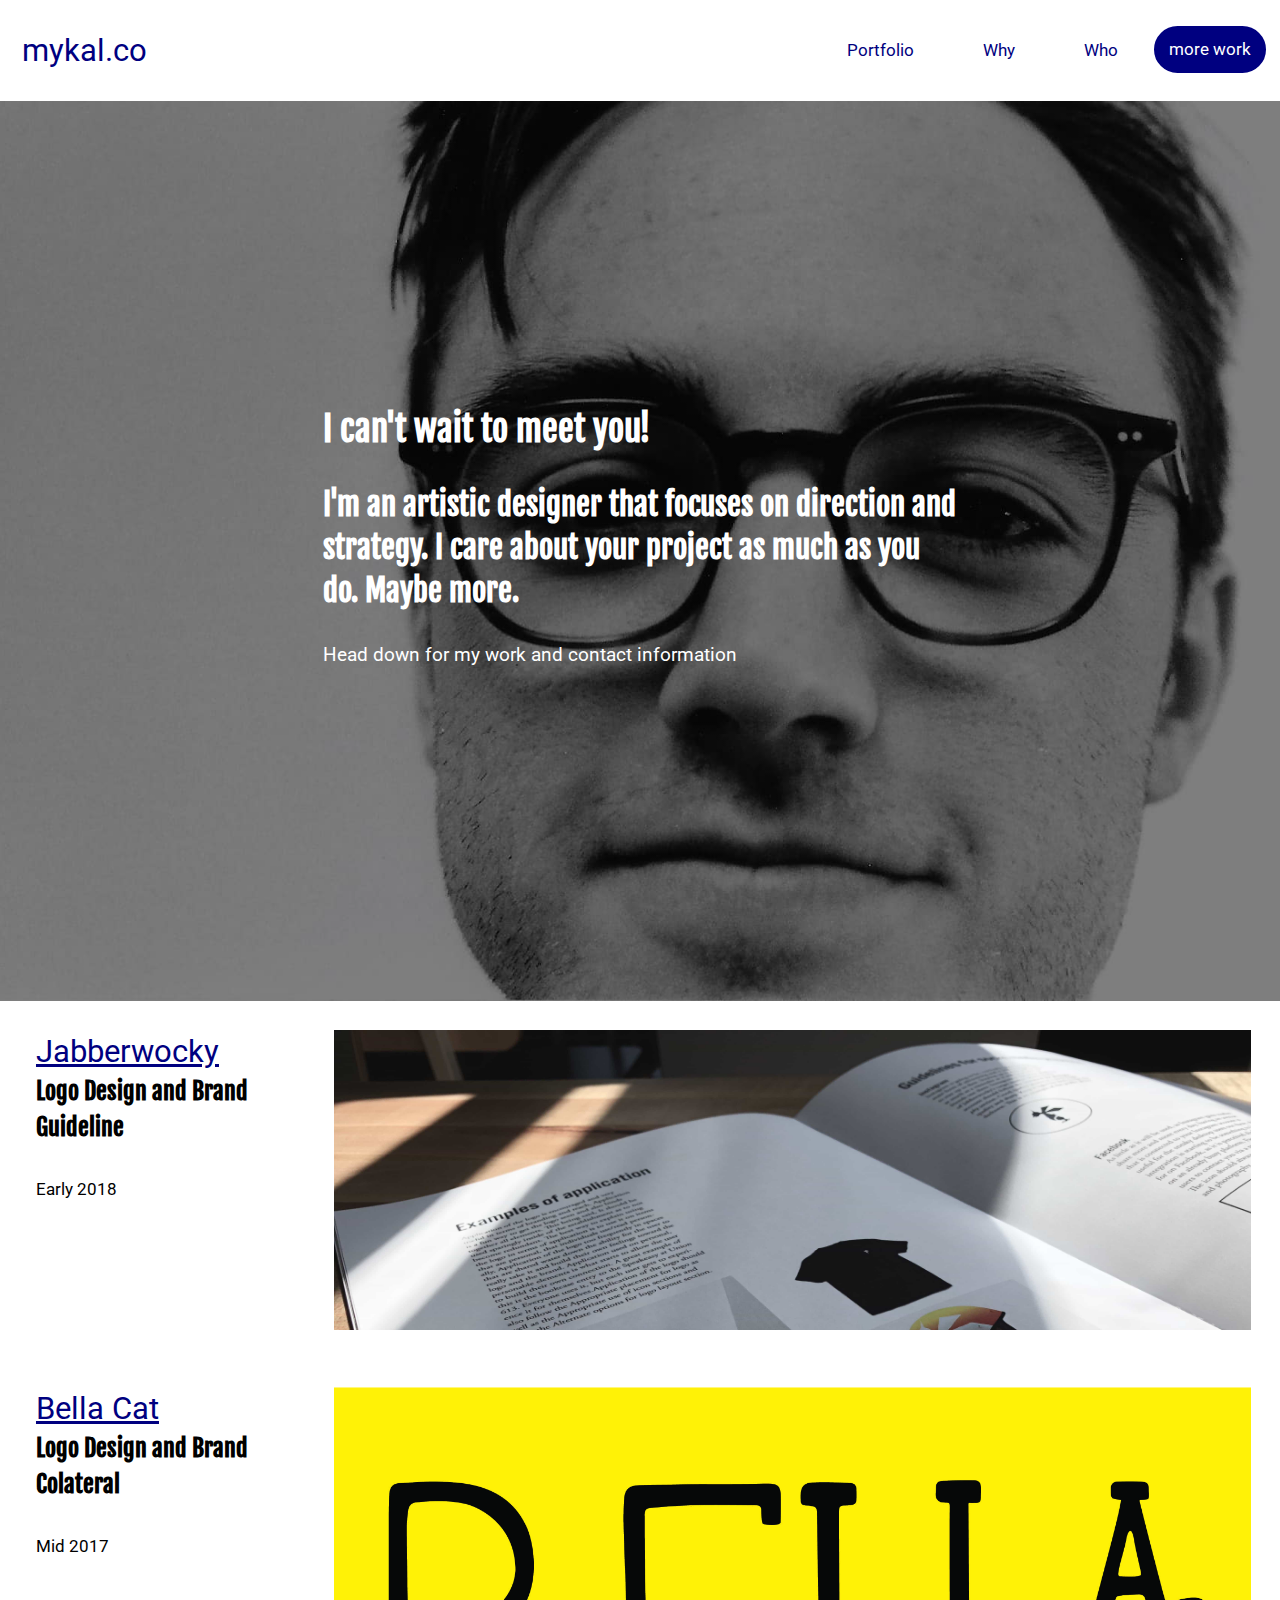
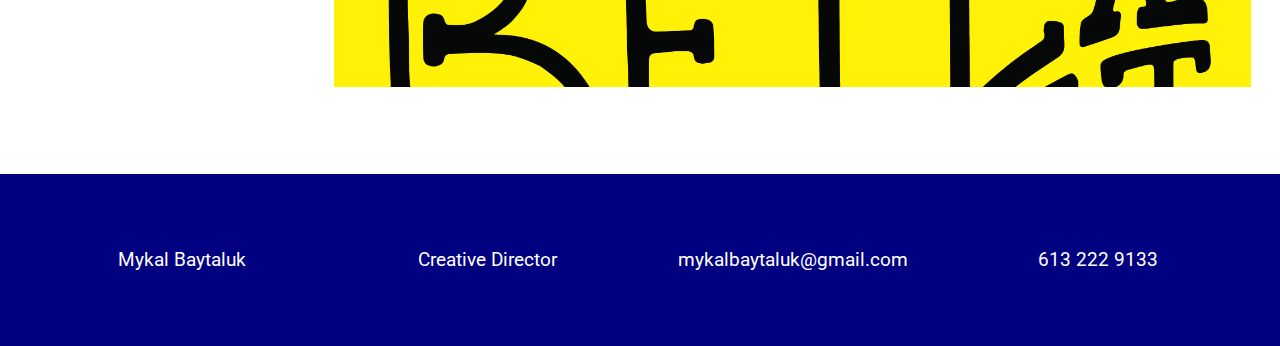
<file: index.html>
<!DOCTYPE html>
<html lang="en-ca">
<head>
  <meta charset="utf-8">
  <title>mykal.co • graphic designer • creative director • canada • travelling designer</title>
  <meta name="description" content="This webpage is the starting point to finding out more about Mykal Baytaluk, the graphic designer that cares about your project; maybe even more than you do yourself!">
  <meta name="handheldfriendly" content="true">
  <meta name="mobileoptimized" content="240">
  <meta name="viewport" content="width=device-width,initial-scale=1">
  <link href="css/modules.css" rel="stylesheet">
  <link href="css/grid.css" rel="stylesheet">
  <link href="css/type.css" rel="stylesheet">
  <link href="css/main.css" rel="stylesheet">
  <link href="https://fonts.googleapis.com/css?family=Fjalla+One|Roboto" rel="stylesheet">
</head>

<body>

  <ul class="skip-links">
    <li><a href="#main">Jump to main content</a></li>
    <li><a href="#nav">Jump to navigation</a></li>
    <li><a href="#info">Jump to content info</a></li>
  </ul>

  <header class="masthead grid grid-middle island-1-2" role="banner">

  <div class="logo unit xs-1 s-1 m-1-3 l-1-3">
    <a class="myk-logo block" href="index.html">
    <p class="peta push-0 gutter-1-4 pad-b-1-4 island-1-2">mykal.co</p>
  </div>

  <nav class="nav unit xs-1 s-1 m-2-3 l-2-3 text-right" role="navigation" id="nav">
    <ul class="list-group-inline push-0">
      <li class="island-1-8">
        <a class="block text-center gutter pad-t-1-4 pad-b-1-4 milli nav-hover" href="index.html">Portfolio</a>
      </li>
      <li class="island-1-8">
        <a class="block text-center gutter pad-t-1-4 pad-b-1-4 milli nav-hover" href="why.html">Why</a>
      </li>
      <li class="island-1-8">
        <a class="block text-center gutter pad-t-1-4 pad-b-1-4 milli nav-hover" href="who.html">Who</a>
      </li>
      <li>
        <a class="btn nav-btn milli"href="https://www.instagram.com/mykal.co">more work</a>
      </li>
    </ul>
  </nav>

  </header>

  <main class="push-2" role="main" id="main">
    <div class="relative background-image">
      <!-- <img class="img-flex" src="images/scan13.jpeg" alt="a picture of me!"> -->
      <div class="absolute pin-c max-length island">
        <h1 class="wrapper">I can't wait to meet you!</h1>
        <h2 class="wrapper">I'm an artistic designer that focuses on direction and strategy. I care about your project as much as you do. Maybe more.</h2>
        <p class="header-p">Head down for my work and contact information</p>
      </div>
    </div>

    <div class="grid island">
      <div class="unit xs-1 s-1 m-1-4 l-1-4 gutter-1-4">
        <a class="peta" href="jabby.html">Jabberwocky</a>
        <h4>Logo Design and Brand Guideline</h4>
        <small>Early 2018</small>
      </div>
      <div class="unit xs-1 s-1 m-3-4 l-3-4 main-div">
        <a class="block" href="jabby.html">
          <div class="cover-photo">
            <img class="img-flex" src="images/jabber-guidleline.jpeg" alt="a photo of the the Jabberwocky brand guideline. it is on a table and the view point is above and on an angle. The lighting is muted and the top of the book is out of focus.">
          </div>
        </a>
      </div>
    </div>

    <div class="grid island">
      <div class="unit xs-1 s-1 m-1-4 l-1-4 gutter-1-4">
        <a class="peta" href="bella.html">Bella Cat</a>
        <h4>Logo Design and Brand Colateral</h4>
        <small>Mid 2017</small>
      </div>
      <div class="unit xs-1 s-1 m-3-4 l-3-4 main-div">
        <a class="block" href="bella.html">
          <div class="cover-photo">
            <img class="img-flex" src="images/bella-header.jpg" alt="a photo of the Bella Cat Logo, designed by Mykal Baytaluk. The logo is solid black on a yellow background.">
          </div>
        </a>
      </div>
    </div>

  </main>

    <!-- <div class="grid island">
      <div class="unit xs-1 s-1 m-1-4 l-1-4 gutter-1-4">
        <h3 class="peta">Drew Mosley</h3>
        <h4>Motion Graphics and Artist Collaboration</h4>
        <small>Late 2017</small>
      </div>
      <div class="unit xs-1 s-1 m-3-4 l-3-4 main-div">
        <img class="cover-photo img-flex" src="images/prints-oct4.jpeg" alt="a photo of the Drew Mosley's studio, circa 2017. There are countless canvases hung up around a tight space, there are also many paints and other elements of nature sticking out of every place possible.">
      </div>
    </div> -->

    <!-- <div class="grid island">
      <div class="unit xs-1 s-1 m-1-4 l-1-4 gutter-1-4">
        <h3 class="peta">Creature of the City</h3>
        <h4>Logo Design, Clothing Design and Business Operations</h4>
        <small>Late 2014 (and for some time before then)</small>
      </div>
      <div class="unit xs-1 s-1 m-3-4 l-3-4 main-div">
        <img class="cover-photo img-flex" src="images/cotc-official-logo.png" alt="a photo of Hayden K-M. The photo was taken by Stephen Armstrong and it is of Hayden with her back to us, wearing a Creature of the City hoodie.">
      </div>
    </div> -->

  <footer class="island" role="contentinfo" id="info">
    <div class="grid content-center text-center pad-t">
      <div class="unit xs-1 s-1 m-1-2 l-1-4 island-1-2">
        <p class="kilo foot">Mykal Baytaluk</p>
      </div>
      <div class="unit xs-1 s-1 m-1-2 l-1-4 island-1-2">
        <p class="kilo foot">Creative Director</p>
      </div>
      <div class="unit xs-1 s-1 m-1-2 l-1-4 island-1-2">
        <p class="kilo foot">mykalbaytaluk@gmail.com</p>
      </div>
      <div class="unit xs-1 s-1 m-1-2 l-1-4 island-1-2">
        <p class="kilo foot">613 222 9133</p>
      </div>
    </div>
  </footer>

</html>
</file>
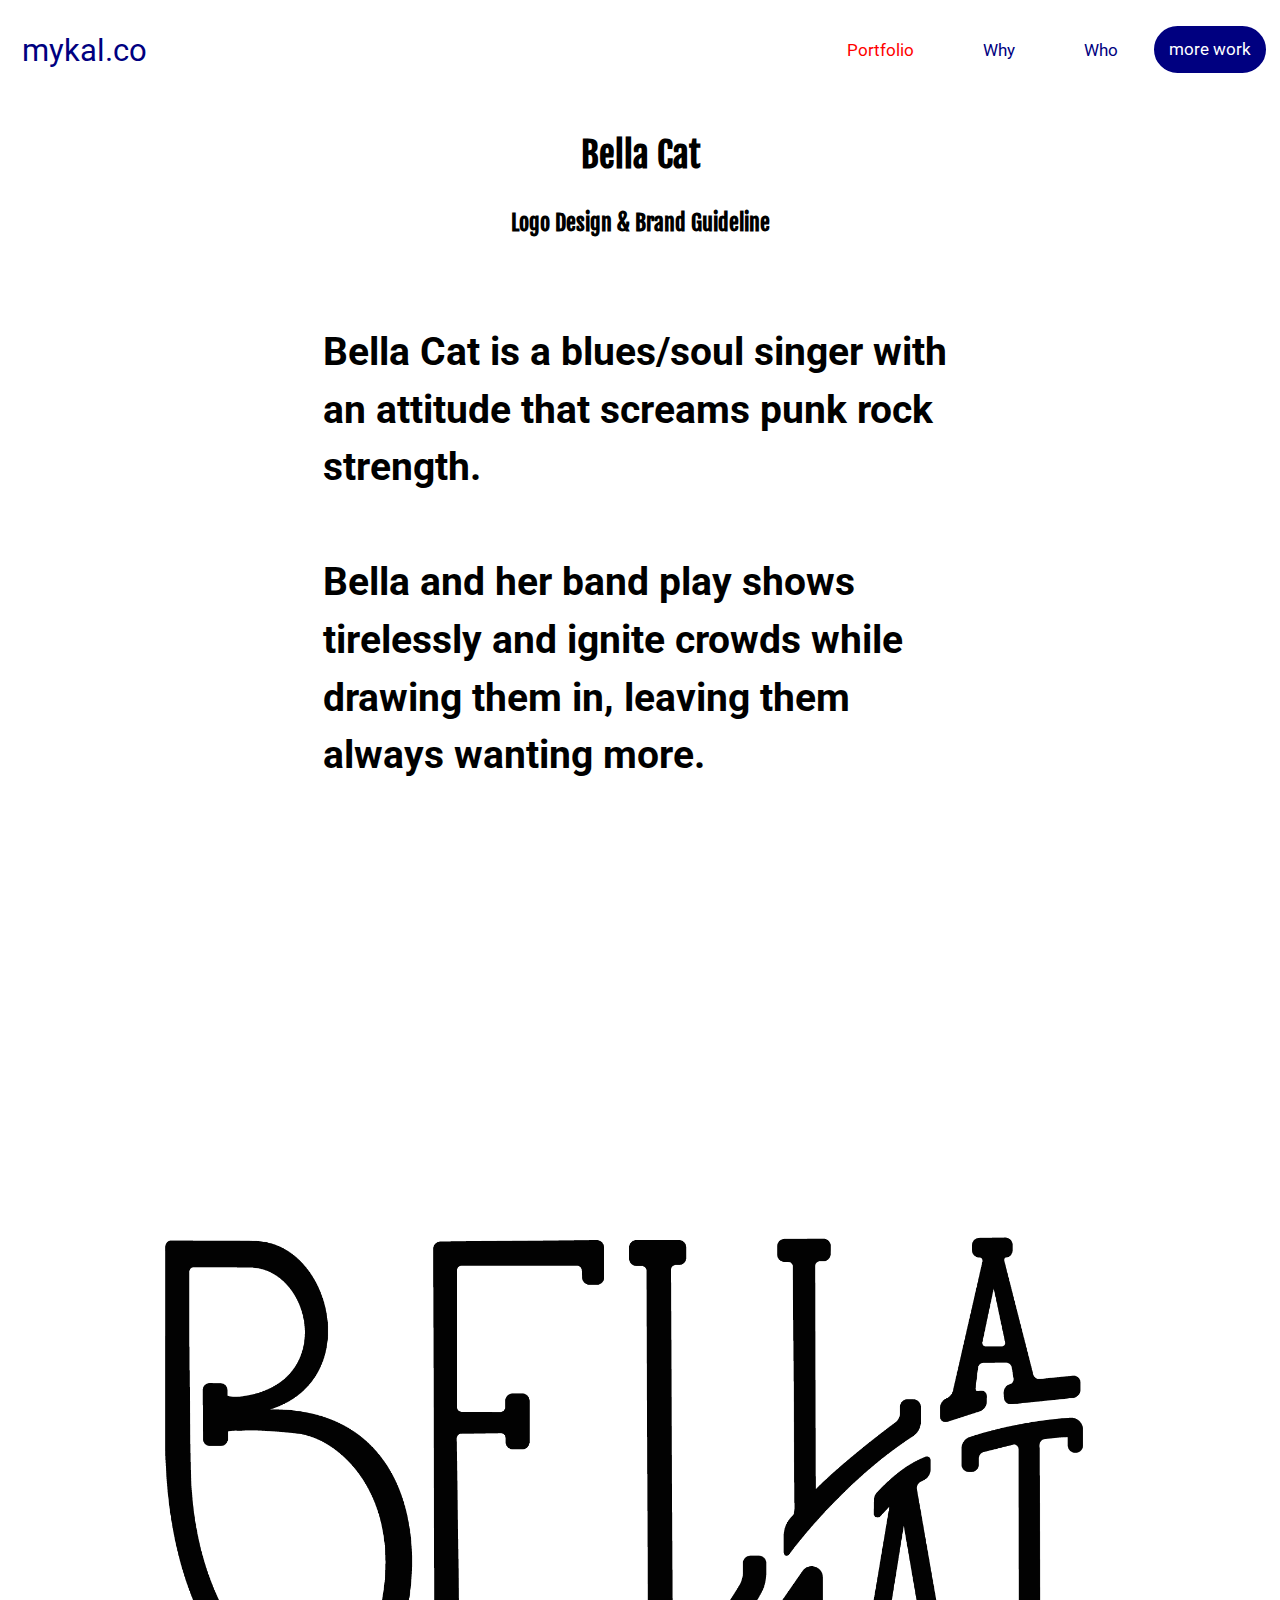
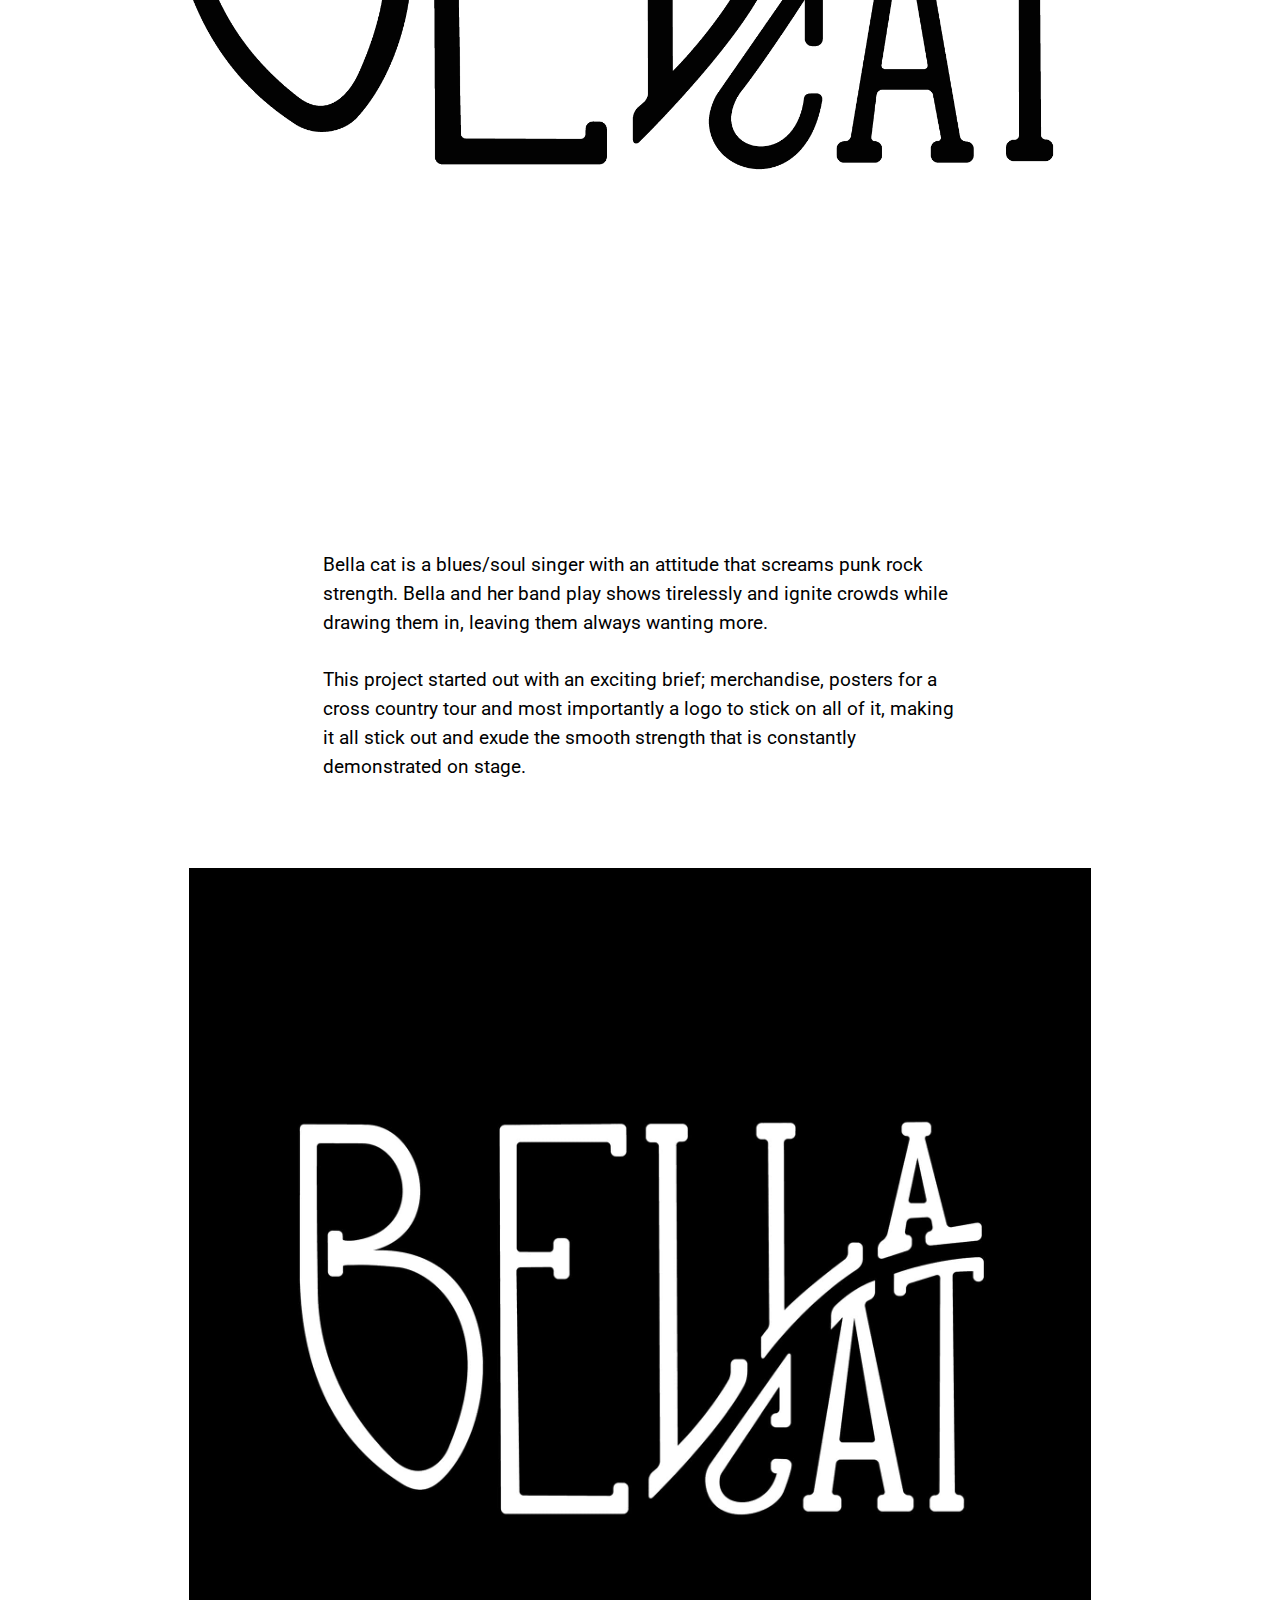
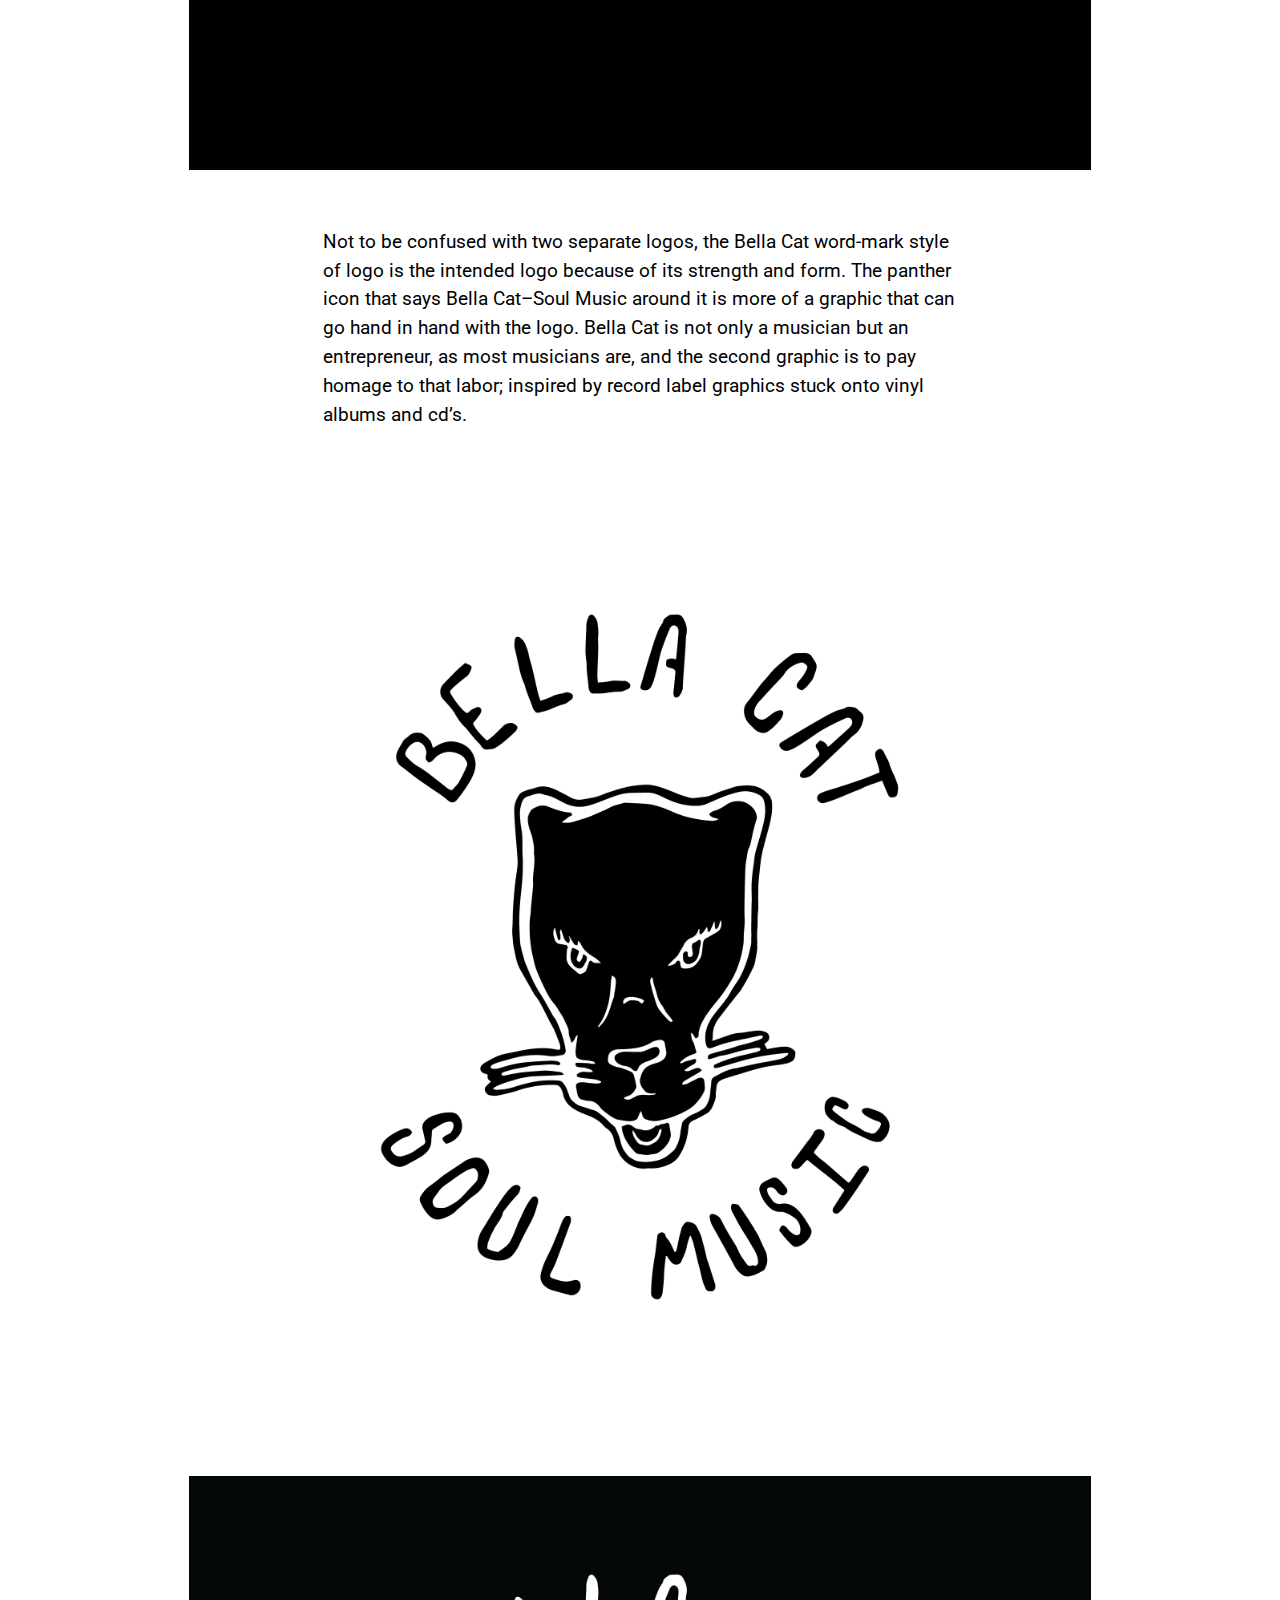
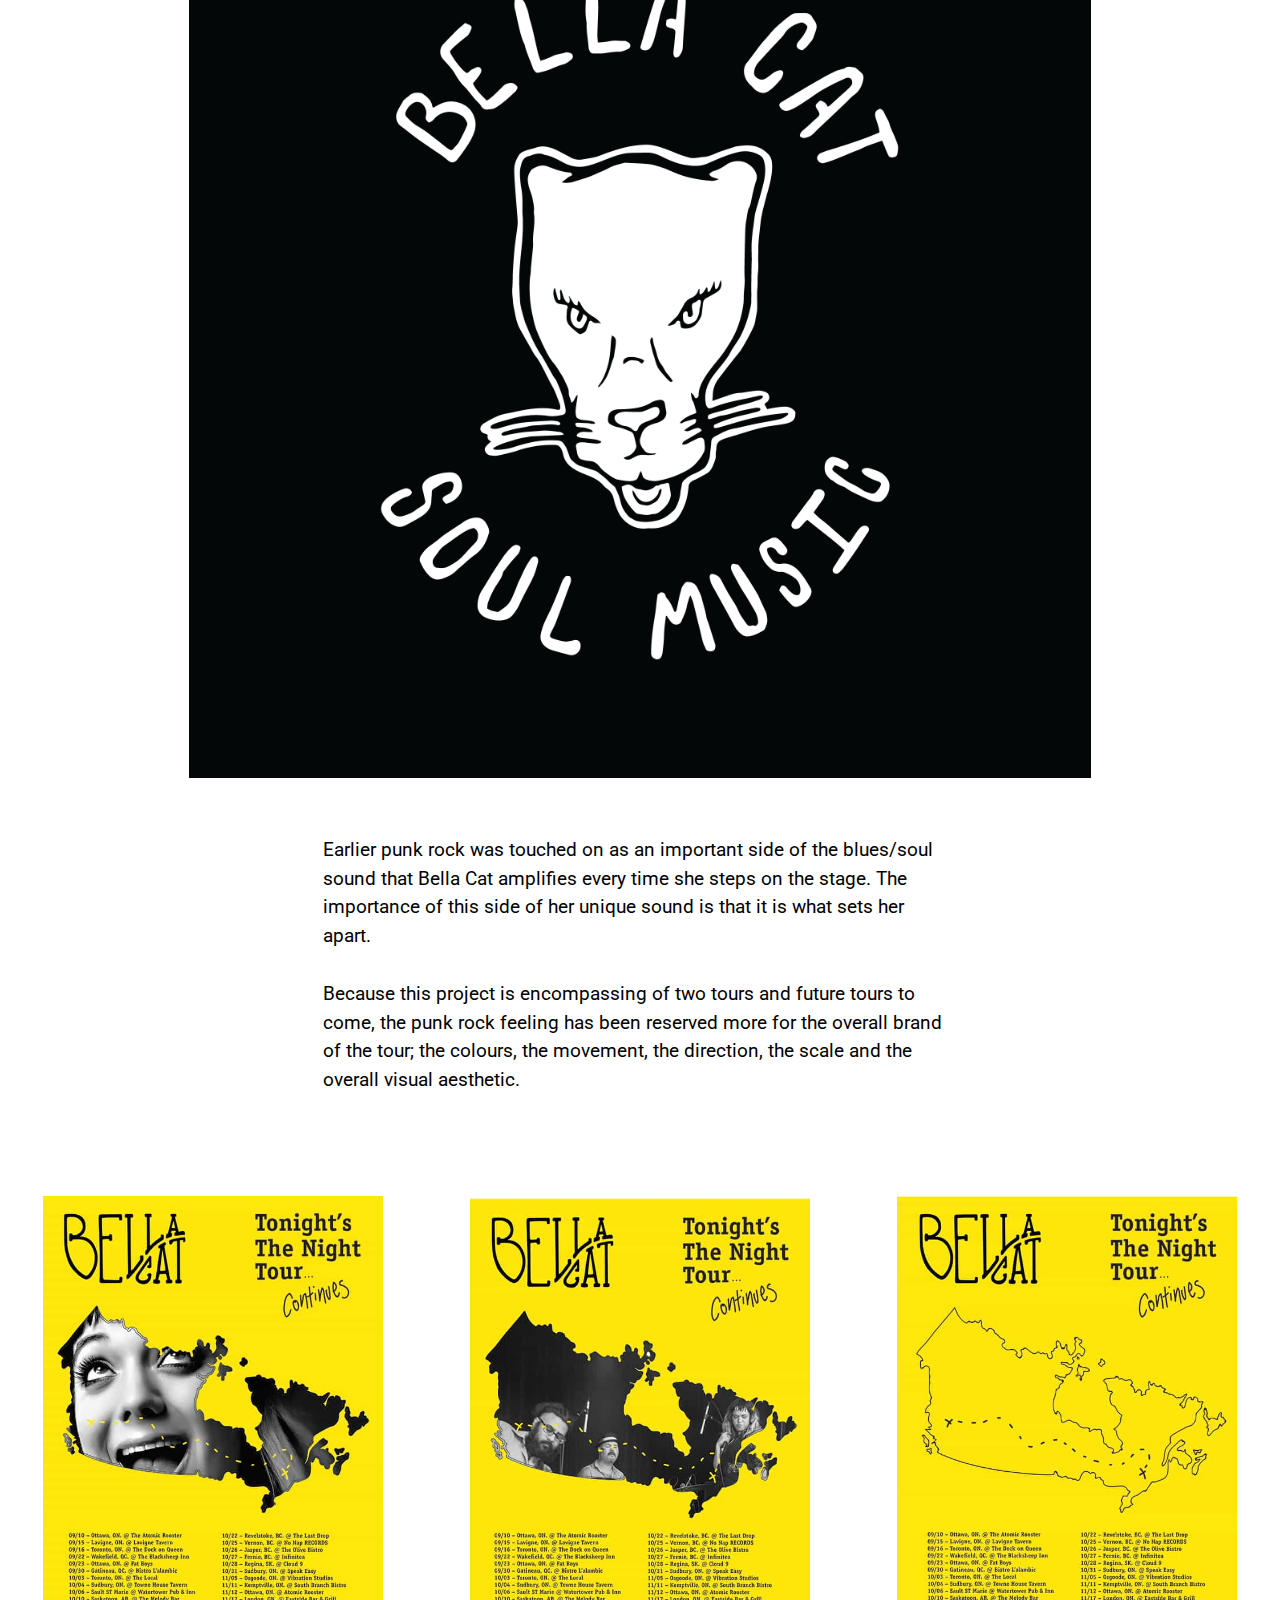
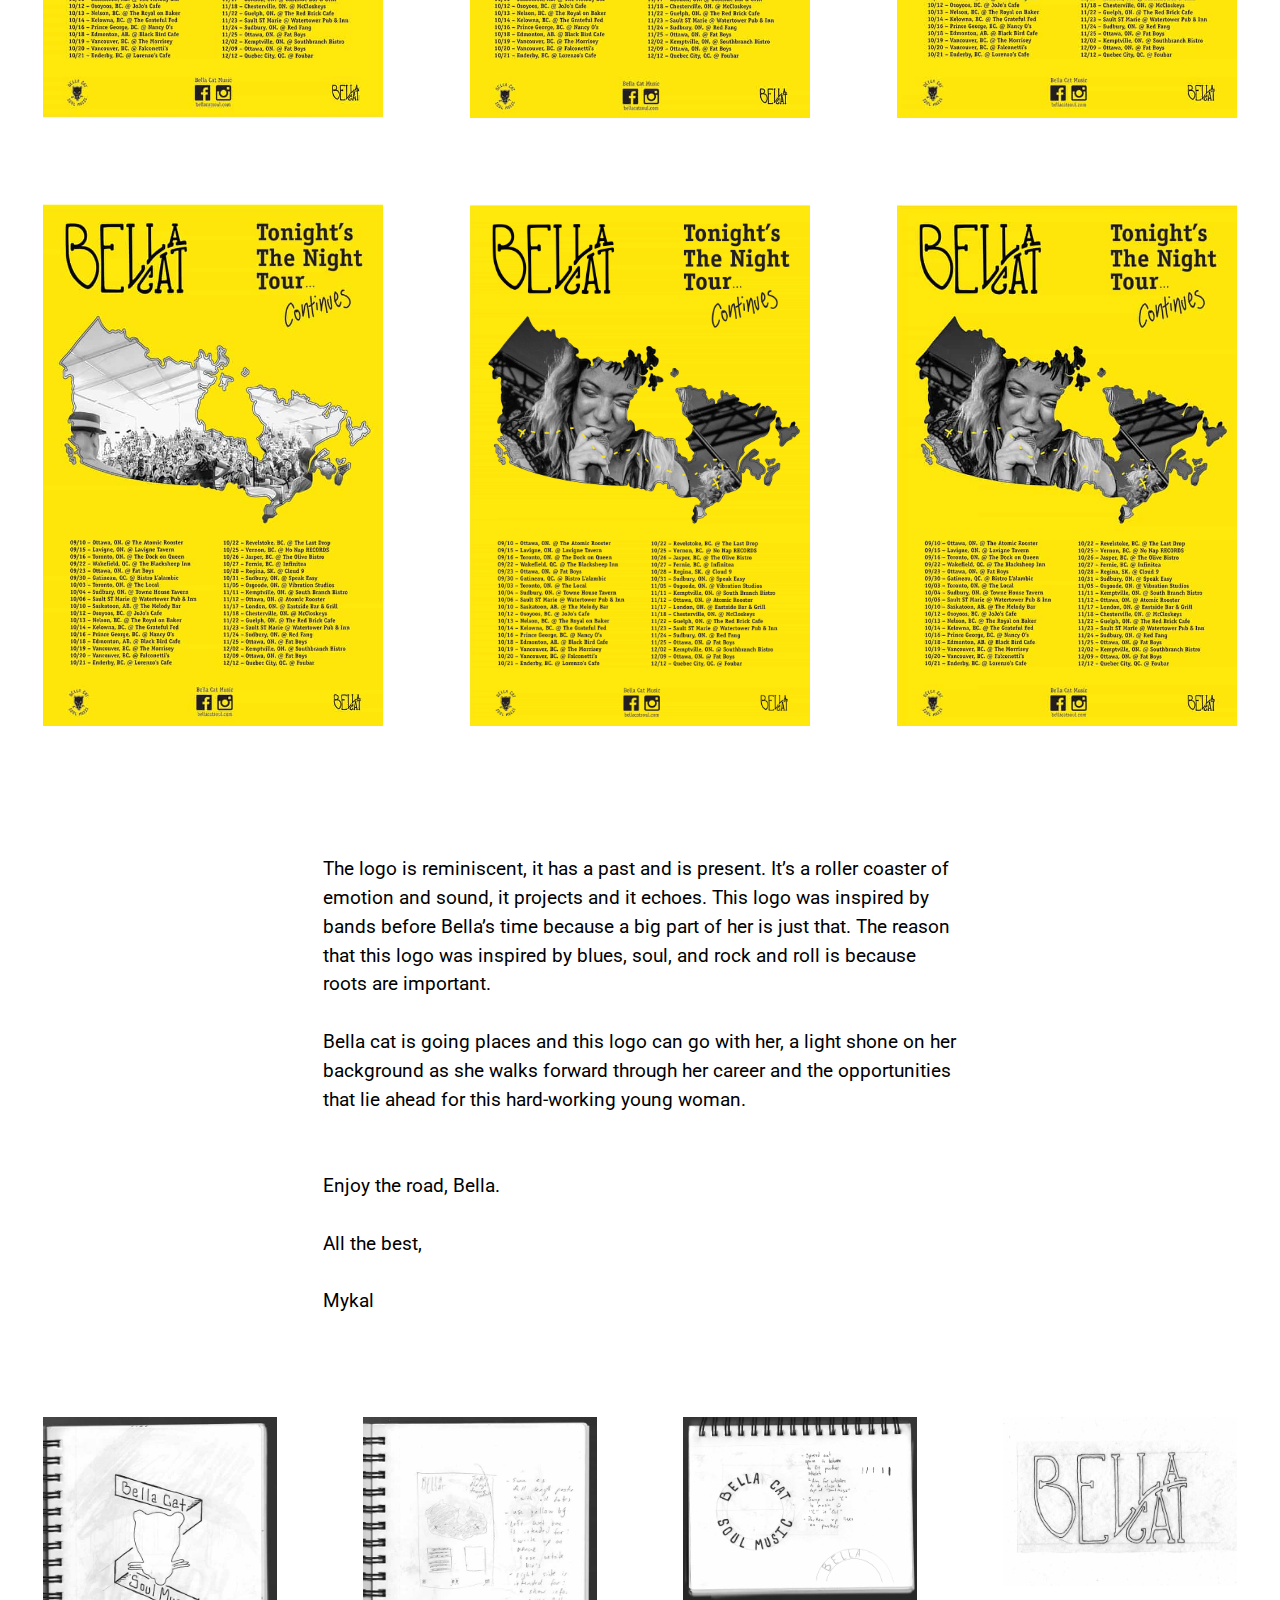
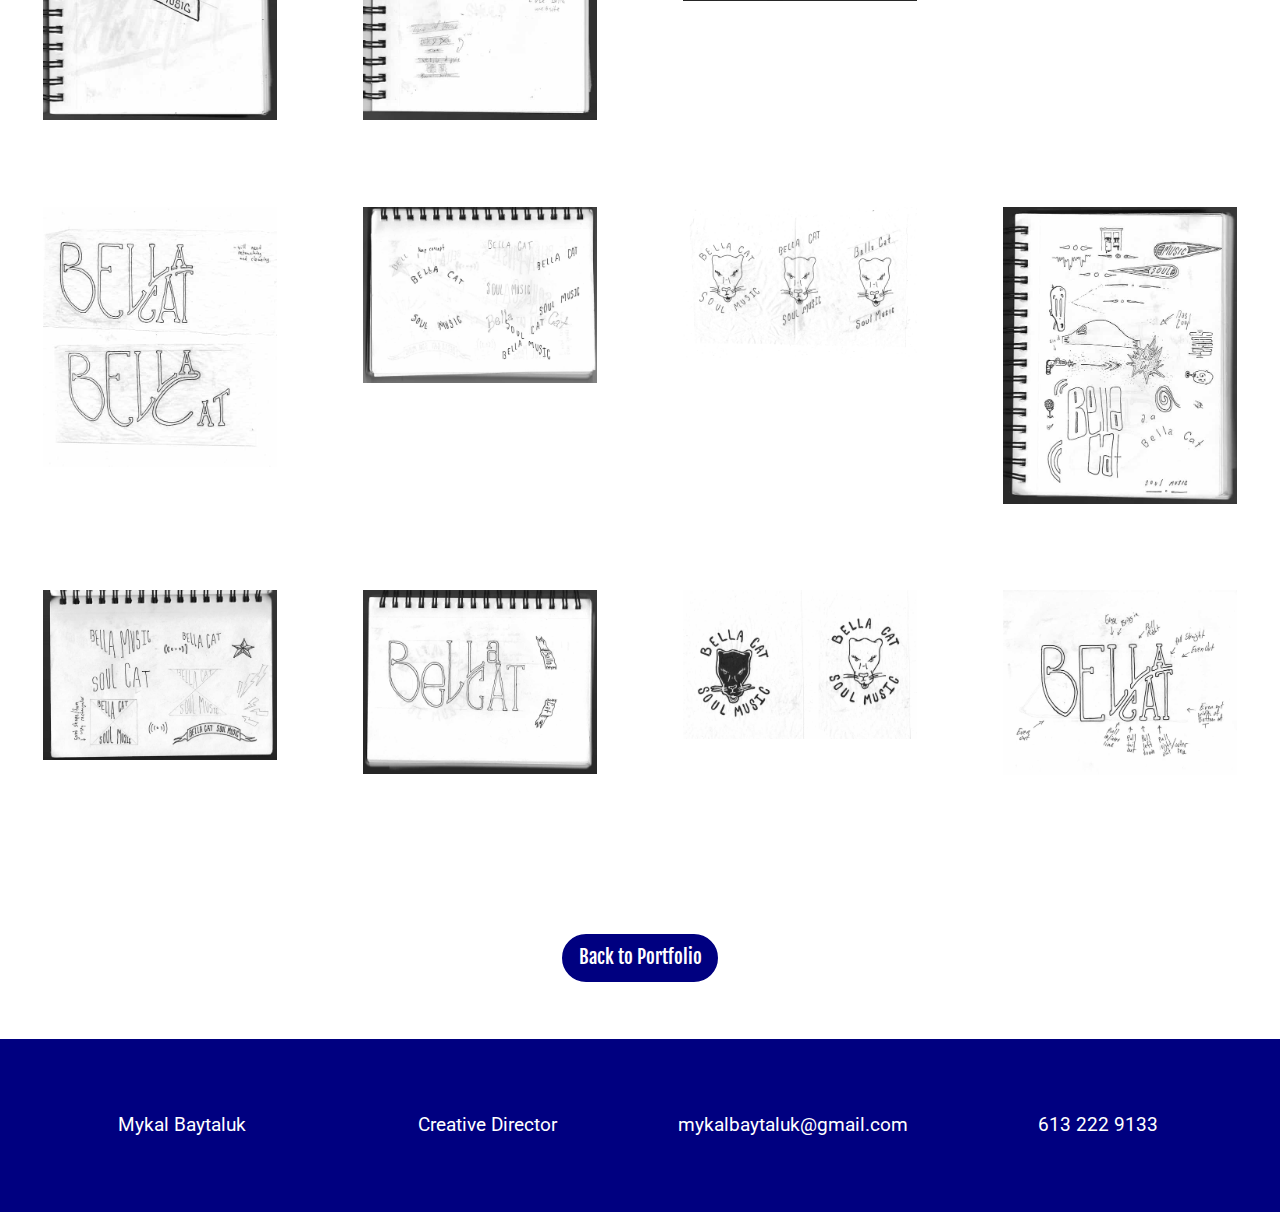
<file: bella.html>
<!DOCTYPE html>
<html lang="en-ca">
<head>
  <meta charset="utf-8">
  <title>mykal.co • Bella Cat • Logo design & Branding</title>
  <meta name="description" content="This webpage showcases the branding work that Mykal Baytaluk, the graphic designer, put together for Bella Cat. Bella Cat is a blues/soul singer.">
  <meta name="handheldfriendly" content="true">
  <meta name="mobileoptimized" content="240">
  <meta name="viewport" content="width=device-width,initial-scale=1">
  <link href="css/modules.css" rel="stylesheet">
  <link href="css/grid.css" rel="stylesheet">
  <link href="css/type.css" rel="stylesheet">
  <link href="css/main.css" rel="stylesheet">
  <link href="https://fonts.googleapis.com/css?family=Fjalla+One|Roboto" rel="stylesheet">
</head>

<body>

  <ul class="skip-links">
    <li><a href="#main">Jump to main content</a></li>
    <li><a href="#nav">Jump to navigation</a></li>
    <li><a href="#info">Jump to content info</a></li>
  </ul>

  <header class="masthead grid grid-middle island-1-2" role="banner">

  <div class="logo unit xs-1 s-1 m-1-3 l-1-3">
    <a class="myk-logo block" href="index.html">
    <p class="peta push-0 gutter-1-4 pad-b-1-4 island-1-2">mykal.co</p>
  </div>

  <nav class="nav unit xs-1 s-1 m-2-3 l-2-3 text-right" role="navigation" id="nav">
    <ul class="list-group-inline push-0">
      <li class="island-1-8">
        <a class="block text-center gutter pad-t-1-4 pad-b-1-4 milli nav-hover current" href="index.html">Portfolio</a>
      </li>
      <li class="island-1-8">
        <a class="block text-center gutter pad-t-1-4 pad-b-1-4 milli nav-hover" href="why.html">Why</a>
      </li>
      <li class="island-1-8">
        <a class="block text-center gutter pad-t-1-4 pad-b-1-4 milli nav-hover" href="who.html">Who</a>
      </li>
      <li>
        <a class="btn nav-btn milli"href="https://www.instagram.com/mykal.co">more work</a>
      </li>
    </ul>
  </nav>

  </header>

  <main role="main" id="main">

    <div class="text-center island">
      <h3 class="exa bold">Bella Cat</h3>
      <h4 class="mega">Logo Design & Brand Guideline</h4>
    </div>

    <div class="grid">
      <div class="unit xs-1 wrapper max-length island text-left bold">
        <p class="zetta bold">
          Bella Cat is a blues/soul singer with an attitude that screams punk rock strength.<br><br>
          Bella and her band play shows tirelessly and ignite crowds while drawing them in, leaving them always wanting more.
        </p>
      </div>
    </div>

    <img class="img-flex island" src="images/bella-final-logo.png" alt="Bella Cat Logo">

    <div class="grid">
      <div class="unit xs-1 wrapper max-length island text-left">
        <p>
          Bella cat is a blues/soul singer with an attitude that screams punk rock strength. Bella and her band play shows tirelessly and ignite crowds while drawing them in, leaving them always wanting more.<br><br>
          This project started out with an exciting brief; merchandise, posters for a cross country tour and most importantly a logo to stick on all of it, making it all stick out and exude the smooth strength that is constantly demonstrated on stage.
        </p>
      </div>
    </div>

    <img class="img-flex island port-img" src="images/bella-rev-logo.jpg" alt="Bella Cat Logo">

    <div class="grid">
      <div class="unit xs-1 wrapper max-length island text-left">
        <p>
          Not to be confused with two separate logos, the Bella Cat word-mark style of logo is the intended logo because of its strength and form. The panther icon that says Bella Cat–Soul Music around it is more of a graphic that can go hand in hand with the logo. Bella Cat is not only a musician but an entrepreneur, as most musicians are, and the second graphic is to pay homage to that labor; inspired by record label graphics stuck onto vinyl albums and cd’s.
        </p>
      </div>
    </div>

    <img class="img-flex island port-img" src="images/bella-panther-fill.png" alt="Bella Cat Logo">
    <img class="img-flex island port-img" src="images/bella-panther-fill-reverse.png" alt="Bella Cat Logo">

    <div class="grid">
      <div class="unit xs-1 wrapper max-length island text-left">
        <p>
          Earlier punk rock was touched on as an important side of the blues/soul sound that Bella Cat amplifies every time she steps on the stage. The importance of this side of her unique sound is that it is what sets her apart.<br><br>
          Because this project is encompassing of two tours and future tours to come, the punk rock feeling has been reserved more for the overall brand of the tour; the colours, the movement, the direction, the scale and the overall visual aesthetic.
        </p>
      </div>
    </div>

    <div class="grid pad-b-2">
      <div class="unit xs-1 s-1 m-1-3 island">
        <img class="img-flex wrapper max-length island-1-2" src="images/bella-poster1.jpg" alt="a photo of one of the posters in a series of tour posters for Bella Cat. The only difference between these posters is that the image, inside an outline of Canada from a map, is different.">
      </div>
      <div class="unit xs-1 s-1 m-1-3 island">
        <img class="img-flex wrapper max-length island-1-2" src="images/bella-poster2.jpg" alt="a photo of one of the posters in a series of tour posters for Bella Cat. The only difference between these posters is that the image, inside an outline of Canada from a map, is different.">
      </div>
      <div class="unit xs-1 s-1 m-1-3 island">
        <img class="img-flex wrapper max-length island-1-2" src="images/bella-poster3.jpg" alt="a photo of one of the posters in a series of tour posters for Bella Cat. The only difference between these posters is that the image, inside an outline of Canada from a map, is different.">
      </div>
      <div class="unit xs-1 s-1 m-1-3 island">
        <img class="img-flex wrapper max-length island-1-2" src="images/bella-poster4.jpg" alt="a photo of one of the posters in a series of tour posters for Bella Cat. The only difference between these posters is that the image, inside an outline of Canada from a map, is different.">
      </div>
      <div class="unit xs-1 s-1 m-1-3 island">
        <img class="img-flex wrapper max-length island-1-2" src="images/bella-poster5.jpg" alt="a photo of one of the posters in a series of tour posters for Bella Cat. The only difference between these posters is that the image, inside an outline of Canada from a map, is different.">
      </div>
      <div class="unit xs-1 s-1 m-1-3 island">
        <img class="img-flex wrapper max-length island-1-2" src="images/bella-poster6.jpg" alt="a photo of one of the posters in a series of tour posters for Bella Cat. The only difference between these posters is that the image, inside an outline of Canada from a map, is different.">
      </div>
    </div>

    <div class="grid">
      <div class="unit xs-1 wrapper max-length island text-left">
        <p>
          The logo is reminiscent, it has a past and is present. It’s a roller coaster of emotion and sound, it projects and it echoes. This logo was inspired by bands before Bella’s time because a big part of her is just that. The reason that this logo was inspired by blues, soul, and rock and roll is because roots are important.<br><br>
          Bella cat is going places and this logo can go with her, a light shone on her background as she walks forward through her career and the opportunities that lie ahead for this hard-working young woman.<br><br><br>
          Enjoy the road, Bella.<br><br>
          All the best,<br><br>
          Mykal
        </p>
      </div>
    </div>

    <div class="grid pad-b-2">
      <div class="unit xs-1 s-1 m-1-4 island-1-2">
        <img class="img-flex wrapper max-length island" src="images/bella-sketch1.jpeg" alt="a copy scan of a sketch for the panther logo, with some ribbons around it.">
      </div>
      <div class="unit xs-1 s-1 m-1-4 island-1-2">
        <img class="img-flex wrapper max-length island" src="images/bella-sketch2.jpeg" alt="a copy scan of a sketch for the tour poster.">
      </div>
      <div class="unit xs-1 s-1 m-1-4 island-1-2">
        <img class="img-flex wrapper max-length island" src="images/bella-sketch3.jpeg" alt="a copy scan of a sketch for the text that went around the panther logo.">
      </div>
      <div class="unit xs-1 s-1 m-1-4 island-1-2">
        <img class="img-flex wrapper max-length island" src="images/bella-sketch4.jpeg" alt="a copy scan of a sketch for the Bella Cat wordmark logo.">
      </div>
      <div class="unit xs-1 s-1 m-1-4 island-1-2">
        <img class="img-flex wrapper max-length island" src="images/bella-sketch5.jpeg" alt="a copy scan of a sketch of initial Bella Cat wordmarks, similar to the final product.">
      </div>
      <div class="unit xs-1 s-1 m-1-4 island-1-2">
        <img class="img-flex wrapper max-length island" src="images/bella-sketch6.jpeg" alt="a copy scan of a page from a sketchbook, with very initial Bella Cat wordmark sketches.">
      </div>
      <div class="unit xs-1 s-1 m-1-4 island-1-2">
        <img class="img-flex wrapper max-length island" src="images/bella-sketch7.jpeg" alt="a copy scan of sketches of the panther icon very near completetion.">
      </div>
      <div class="unit xs-1 s-1 m-1-4 island-1-2">
        <img class="img-flex wrapper max-length island" src="images/bella-sketch8.jpeg" alt="a copy scan of a page from a sketch book, the day I met with Bella and started ideating. Lots of goofy illustrations and wacky, random concepts.">
      </div>
      <div class="unit xs-1 s-1 m-1-4 island-1-2">
        <img class="img-flex wrapper max-length island" src="images/bella-sketch9.jpeg" alt="a copy scan of some sketches from right after the wacky, initial sketches.">
      </div>
      <div class="unit xs-1 s-1 m-1-4 island-1-2">
        <img class="img-flex wrapper max-length island" src="images/bella-sketch10.jpeg" alt="a copy scan of a sketch that shows more iteration on the Bella Cat wordmark logo.">
      </div>
      <div class="unit xs-1 s-1 m-1-4 island-1-2">
        <img class="img-flex wrapper max-length island" src="images/bella-sketch11.jpeg" alt="a scan of the panther logo from right before it was vectorized.">
      </div>
      <div class="unit xs-1 s-1 m-1-4 island-1-2">
        <img class="img-flex wrapper max-length island" src="images/bella-sketch12.jpeg" alt="a scan of the Bella Cat wordmark with notes all around it, for bumps and lines to fix, before final production.">
      </div>
    </div>

    <div class="text-center island-2 pado-t-0">
      <a class="btn center" href="index.html">Back to Portfolio</a>
    </div>

  </main>

  <footer class="island" role="contentinfo" id="info">
    <div class="grid content-center text-center pad-t">
      <div class="unit xs-1 s-1 m-1-2 l-1-4 island-1-2">
        <p class="kilo foot">Mykal Baytaluk</p>
      </div>
      <div class="unit xs-1 s-1 m-1-2 l-1-4 island-1-2">
        <p class="kilo foot">Creative Director</p>
      </div>
      <div class="unit xs-1 s-1 m-1-2 l-1-4 island-1-2">
        <p class="kilo foot">mykalbaytaluk@gmail.com</p>
      </div>
      <div class="unit xs-1 s-1 m-1-2 l-1-4 island-1-2">
        <p class="kilo foot">613 222 9133</p>
      </div>
    </div>
  </footer>

</html>
</file>
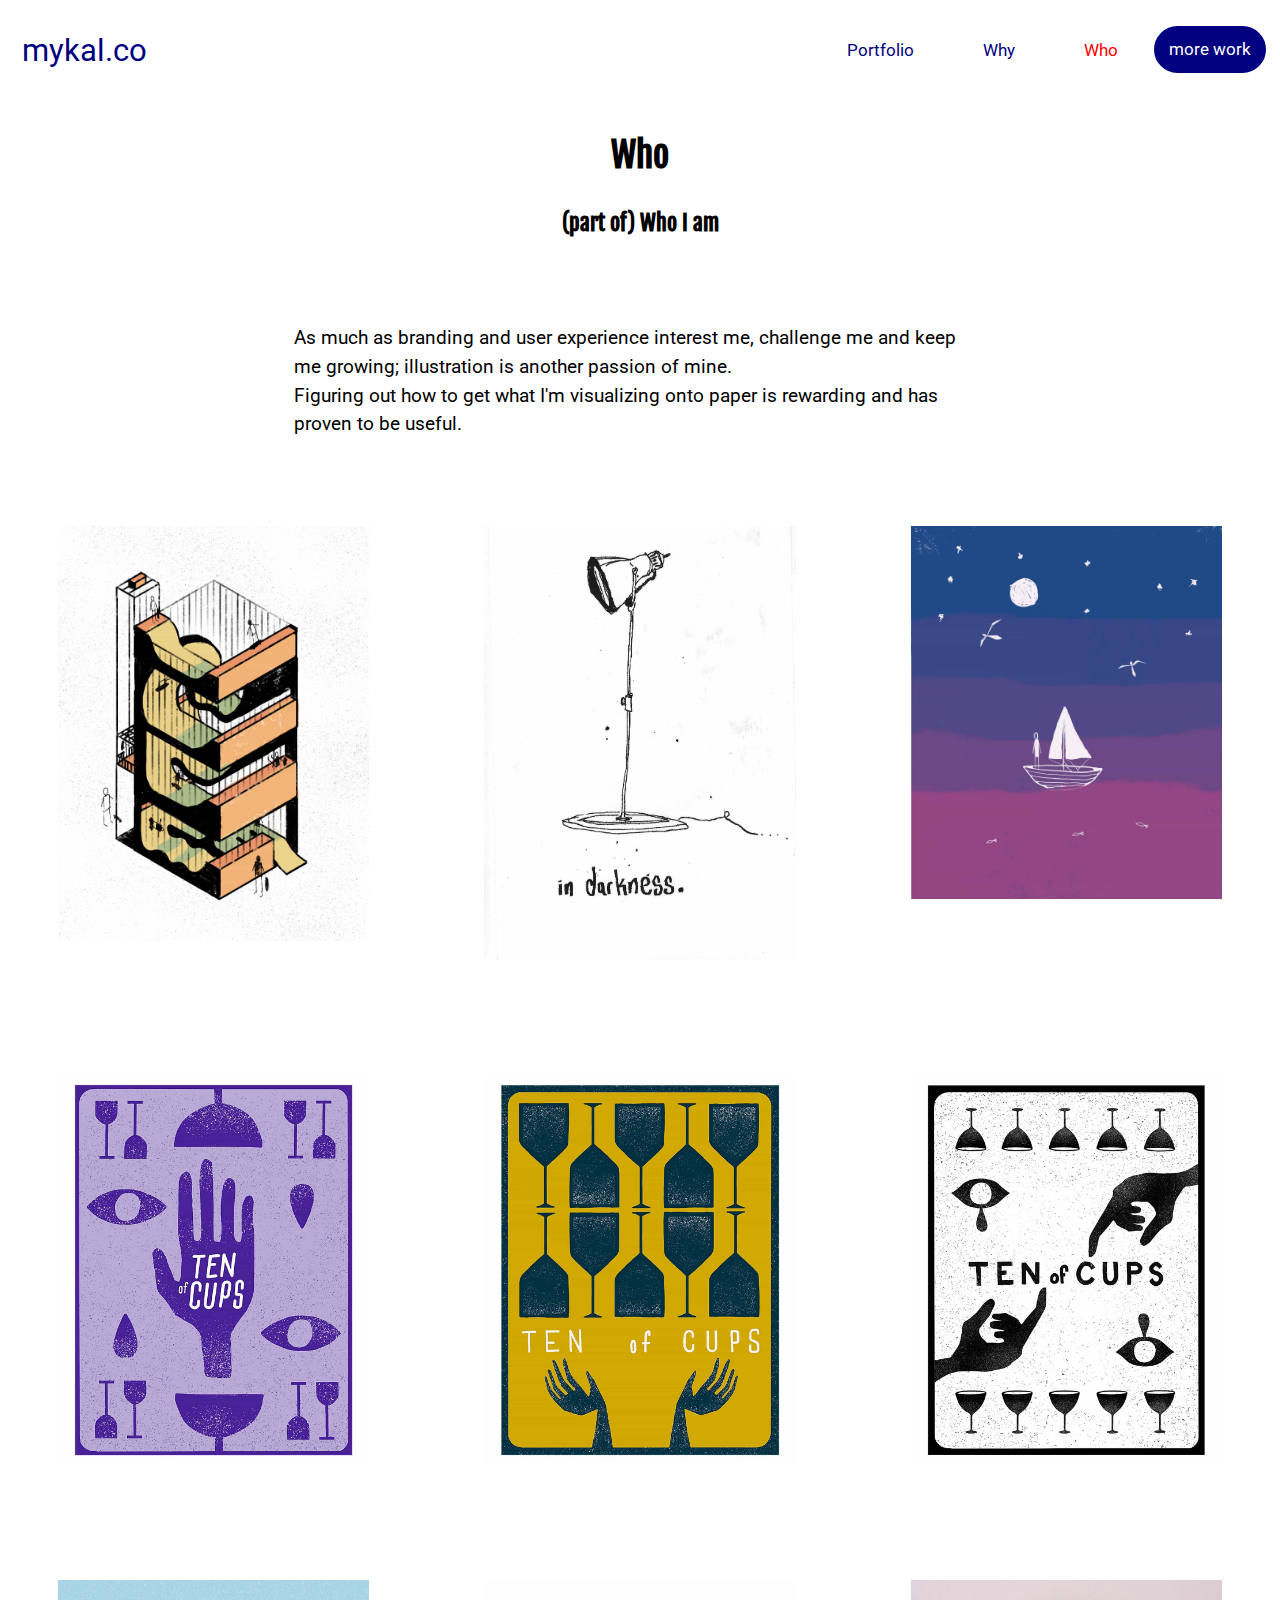
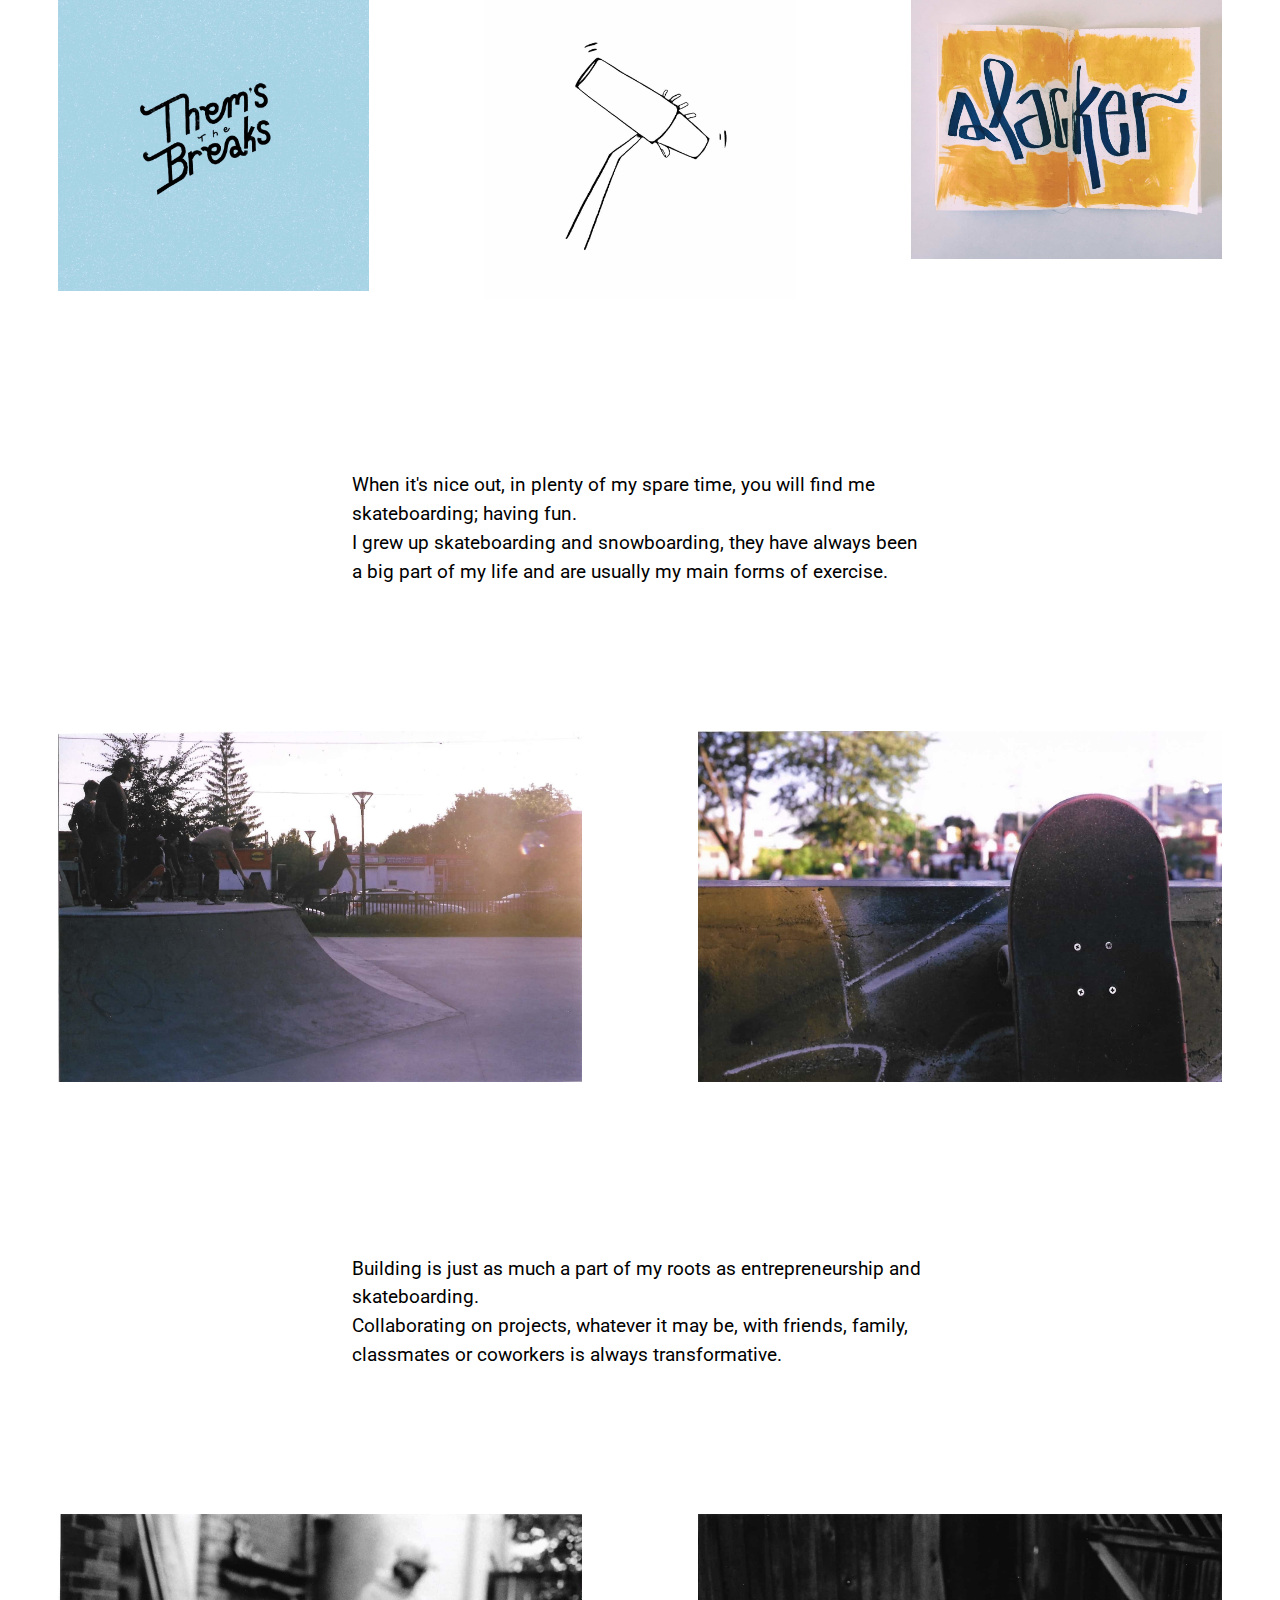
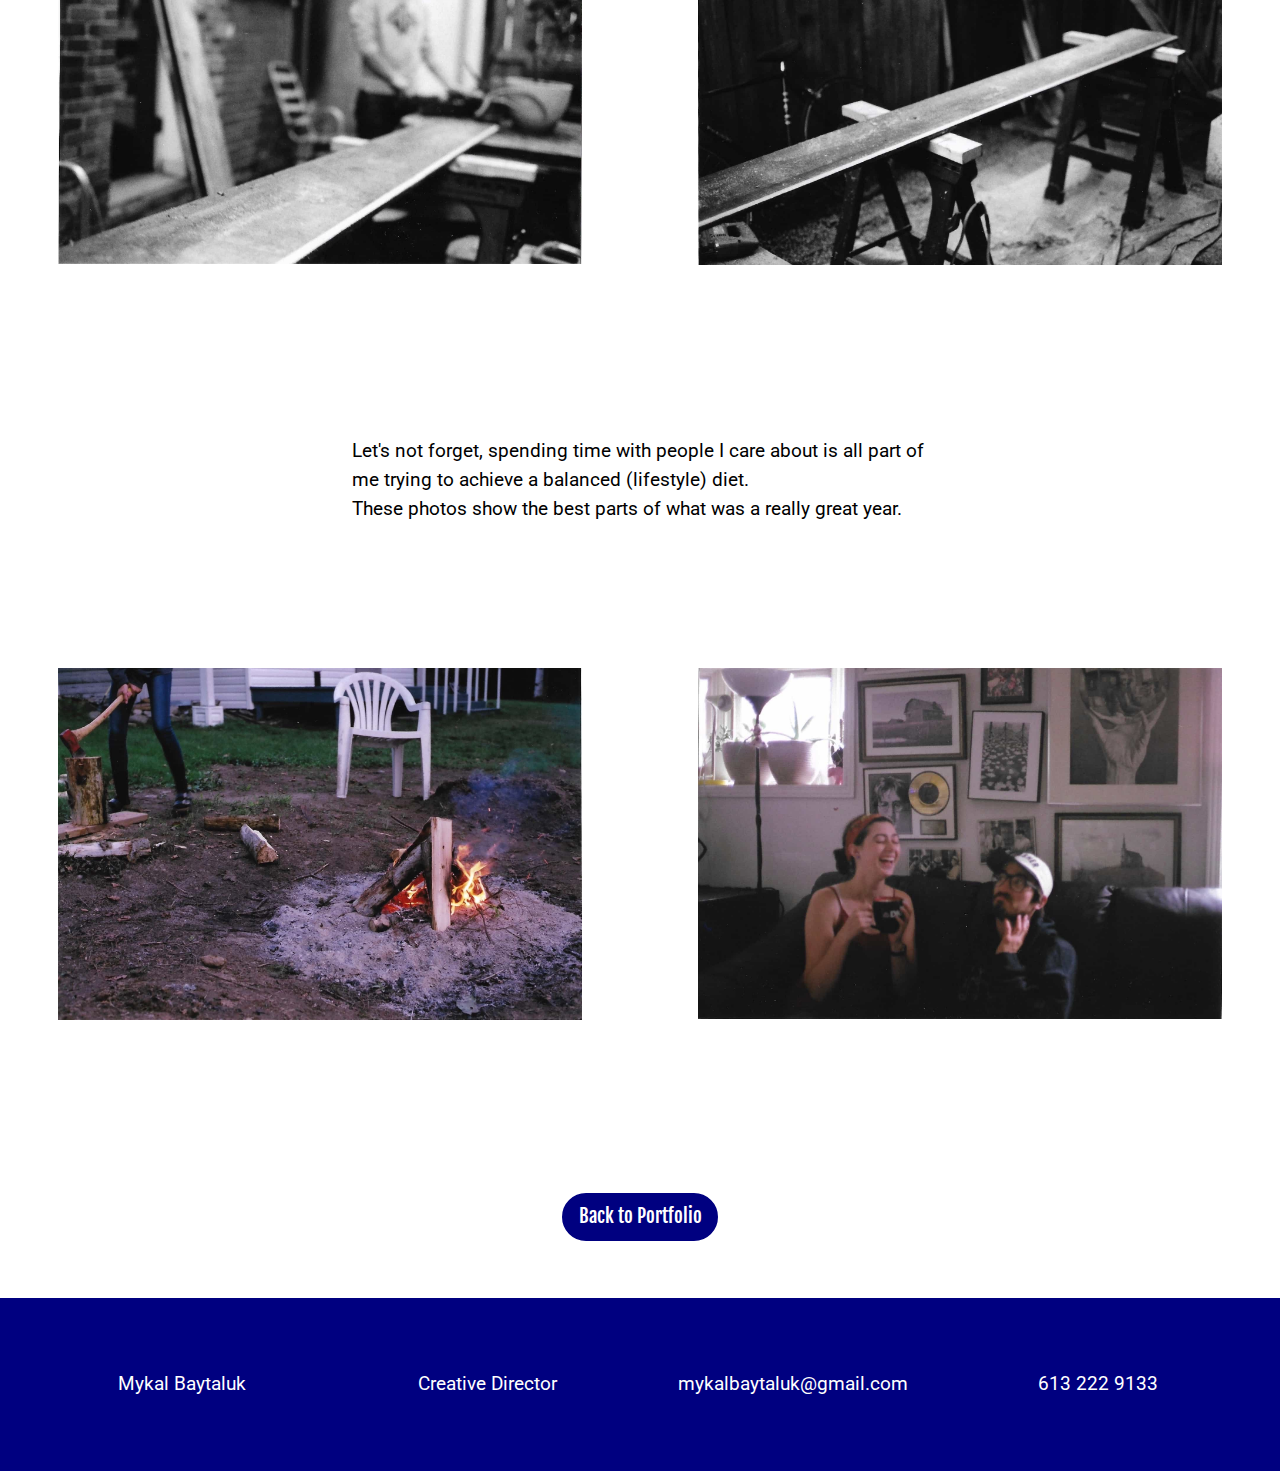
<file: who.html>
<!DOCTYPE html>
<html lang="en-ca">
<head>
  <meta charset="utf-8">
  <title>mykal.co • who is mykal?</title>
  <meta name="description" content="This webpage tells you a little bit more about Mykal Baytaluk, the graphic designer. It also shows some very appealing illustrations that I made.">
  <meta name="handheldfriendly" content="true">
  <meta name="mobileoptimized" content="240">
  <meta name="viewport" content="width=device-width,initial-scale=1">
  <link href="css/modules.css" rel="stylesheet">
  <link href="css/grid.css" rel="stylesheet">
  <link href="css/type.css" rel="stylesheet">
  <link href="css/main.css" rel="stylesheet">
  <link href="https://fonts.googleapis.com/css?family=Fjalla+One|Roboto" rel="stylesheet">
</head>

<body>

  <ul class="skip-links">
    <li><a href="#main">Jump to main content</a></li>
    <li><a href="#nav">Jump to navigation</a></li>
    <li><a href="#info">Jump to content info</a></li>
  </ul>

  <header class="masthead grid grid-middle island-1-2" role="banner">

  <div class="logo unit xs-1 s-1 m-1-3 l-1-3">
    <a class="myk-logo block" href="index.html">
    <p class="peta push-0 gutter-1-4 pad-b-1-4 island-1-2">mykal.co</p>
  </div>

  <nav class="nav unit xs-1 s-1 m-2-3 l-2-3 text-right" role="navigation" id="nav">
    <ul class="list-group-inline push-0">
      <li class="island-1-8">
        <a class="block text-center gutter pad-t-1-4 pad-b-1-4 milli nav-hover" href="index.html">Portfolio</a>
      </li>
      <li class="island-1-8">
        <a class="block text-center gutter pad-t-1-4 pad-b-1-4 milli nav-hover" href="why.html">Why</a>
      </li>
      <li class="island-1-8">
        <a class="block text-center gutter pad-t-1-4 pad-b-1-4 milli nav-hover current" href="who.html">Who</a>
      </li>
      <li>
        <a class="btn nav-btn milli"href="https://www.instagram.com/mykal.co">more work</a>
      </li>
    </ul>
  </nav>

  </header>

  <main  <main role="main" id="main">

    <div class="text-center island">
      <h3 class="exa bold">Who</h3>
      <h4 class="mega">(part of) Who I am</h4>
    </div>

    <div class="unit text-left unit-content-center wrapper max-length pad-t bad-b-0">
      <p>As much as branding and user experience interest me, challenge me and keep me growing; illustration is another passion of mine.<br>Figuring out how to get what I'm visualizing onto paper is rewarding and has proven to be useful.</p>
    </div>

    <div class="grid pad-b-2">
      <div class="unit xs-1 s-1 m-1-3 island">
        <img class="img-flex wrapper max-length island" src="images/skatepark.jpg" alt="A gritty isometric illustration of a 4 story skatepark, a real hell ride. Theres even an elevator to take you to the top.">
      </div>
      <div class="unit xs-1 s-1 m-1-3 island">
        <img class="img-flex wrapper max-length island" src="images/lamp.jpeg" alt="A sketchy ink drawing of the lamp that sits on my desk, it is bright orange. My sister gave me the lamp when I was much younger.">
      </div>
      <div class="unit xs-1 s-1 m-1-3 island">
        <img class="img-flex wrapper max-length island" src="images/boat.jpg" alt="An imaginative dream land illustration, build up of layers of shades of purplish blue. Theres a small character in a small boat center-frame with birds and a moon and stars above.">
      </div>
      <div class="unit xs-1 s-1 m-1-3 island">
        <img class="img-flex wrapper max-length island" src="images/purple-cups.jpg" alt="A gritty illustration that I did for ten of cups pizza company. The colours are purple and light purple. One hand in the middle with the text, ten of cups, on it. Surrounding the hand are cups of different sizes, a total of ten cups.">
      </div>
      <div class="unit xs-1 s-1 m-1-3 island">
        <img class="img-flex wrapper max-length island" src="images/yellow-cups.jpg" alt="A gritty illustration that I did for ten of cups pizza company. The colours are yellow and ">
      </div>
      <div class="unit xs-1 s-1 m-1-3 island">
        <img class="img-flex wrapper max-length island" src="images/grey-cups.jpg" alt="photo of me sitting down in a dimly lit room, on my phone">
      </div>
      <div class="unit xs-1 s-1 m-1-3 island">
        <img class="img-flex wrapper max-length island" src="images/breaks.jpg" alt="photo of me sitting down in a dimly lit room, on my phone">
      </div>
      <div class="unit xs-1 s-1 m-1-3 island">
        <img class="img-flex wrapper max-length island" src="images/shaker.jpeg" alt="photo of me sitting down in a dimly lit room, on my phone">
      </div>
      <div class="unit xs-1 s-1 m-1-3 island">
        <img class="img-flex wrapper max-length island" src="images/slack-book.jpeg" alt="photo of me sitting down in a dimly lit room, on my phone">
      </div>
    </div>

    <div class="unit text-left unit-content-center wrapper max-length pad-t bad-b-0 island-2">
      <p>When it's nice out, in plenty of my spare time, you will find me skateboarding; having fun.<br>I grew up skateboarding and snowboarding, they have always been a big part of my life and are usually my main forms of exercise.</p>
    </div>

    <div class="grid pad-b-2">
      <div class="unit xs-1 s-1 m-1 l-1-2 island">
        <img class="img-flex wrapper max-length island" src="images/skatepark.jpeg" alt="photo of me sitting down in a dimly lit room, on my phone">
      </div>
      <div class="unit xs-1 s-1 m-1 l-1-2 island">
        <img class="img-flex wrapper max-length island" src="images/skateboard.jpeg" alt="photo of me sitting down in a dimly lit room, on my phone">
      </div>
    </div>

    <div class="unit text-left unit-content-center wrapper max-length pad-t bad-b-0 island-2">
      <p>Building is just as much a part of my roots as entrepreneurship and skateboarding.<br>Collaborating on projects, whatever it may be, with friends, family, classmates or coworkers is always transformative.</p>
    </div>

    <div class="grid pad-b-2">
      <div class="unit xs-1 s-1 m-1 l-1-2 island">
        <img class="img-flex wrapper max-length island" src="images/stu-shop.jpeg" alt="photo of me sitting down in a dimly lit room, on my phone">
      </div>
      <div class="unit xs-1 s-1 m-1 l-1-2 island">
        <img class="img-flex wrapper max-length island" src="images/plank.jpeg" alt="photo of me sitting down in a dimly lit room, on my phone">
      </div>
    </div>

    <div class="unit text-left unit-content-center wrapper max-length pad-t bad-b-0 island-2">
      <p>Let's not forget, spending time with people I care about is all part of me trying to achieve a balanced (lifestyle) diet.<br>These photos show the best parts of what was a really great year.</p>
    </div>

    <div class="grid pad-b-2">
      <div class="unit xs-1 s-1 l-1-2 island">
        <img class="img-flex wrapper max-length island" src="images/firepit.jpeg" alt="photo of me sitting down in a dimly lit room, on my phone">
      </div>
      <div class="unit xs-1 s-1 l-1-2 island">
        <img class="img-flex wrapper max-length island" src="images/stula.jpeg" alt="photo of me sitting down in a dimly lit room, on my phone">
      </div>
    </div>

    <div class="text-center island-2 pado-t-0">
      <a class="btn center" href="index.html">Back to Portfolio</a>
    </div>

  </main>

  <footer class="island" role="contentinfo" id="info">
    <div class="grid content-center text-center pad-t">
      <div class="unit xs-1 s-1 m-1-2 l-1-4 island-1-2">
        <p class="kilo foot">Mykal Baytaluk</p>
      </div>
      <div class="unit xs-1 s-1 m-1-2 l-1-4 island-1-2">
        <p class="kilo foot">Creative Director</p>
      </div>
      <div class="unit xs-1 s-1 m-1-2 l-1-4 island-1-2">
        <p class="kilo foot">mykalbaytaluk@gmail.com</p>
      </div>
      <div class="unit xs-1 s-1 m-1-2 l-1-4 island-1-2">
        <p class="kilo foot">613 222 9133</p>
      </div>
    </div>
  </footer>

</html>
</file>
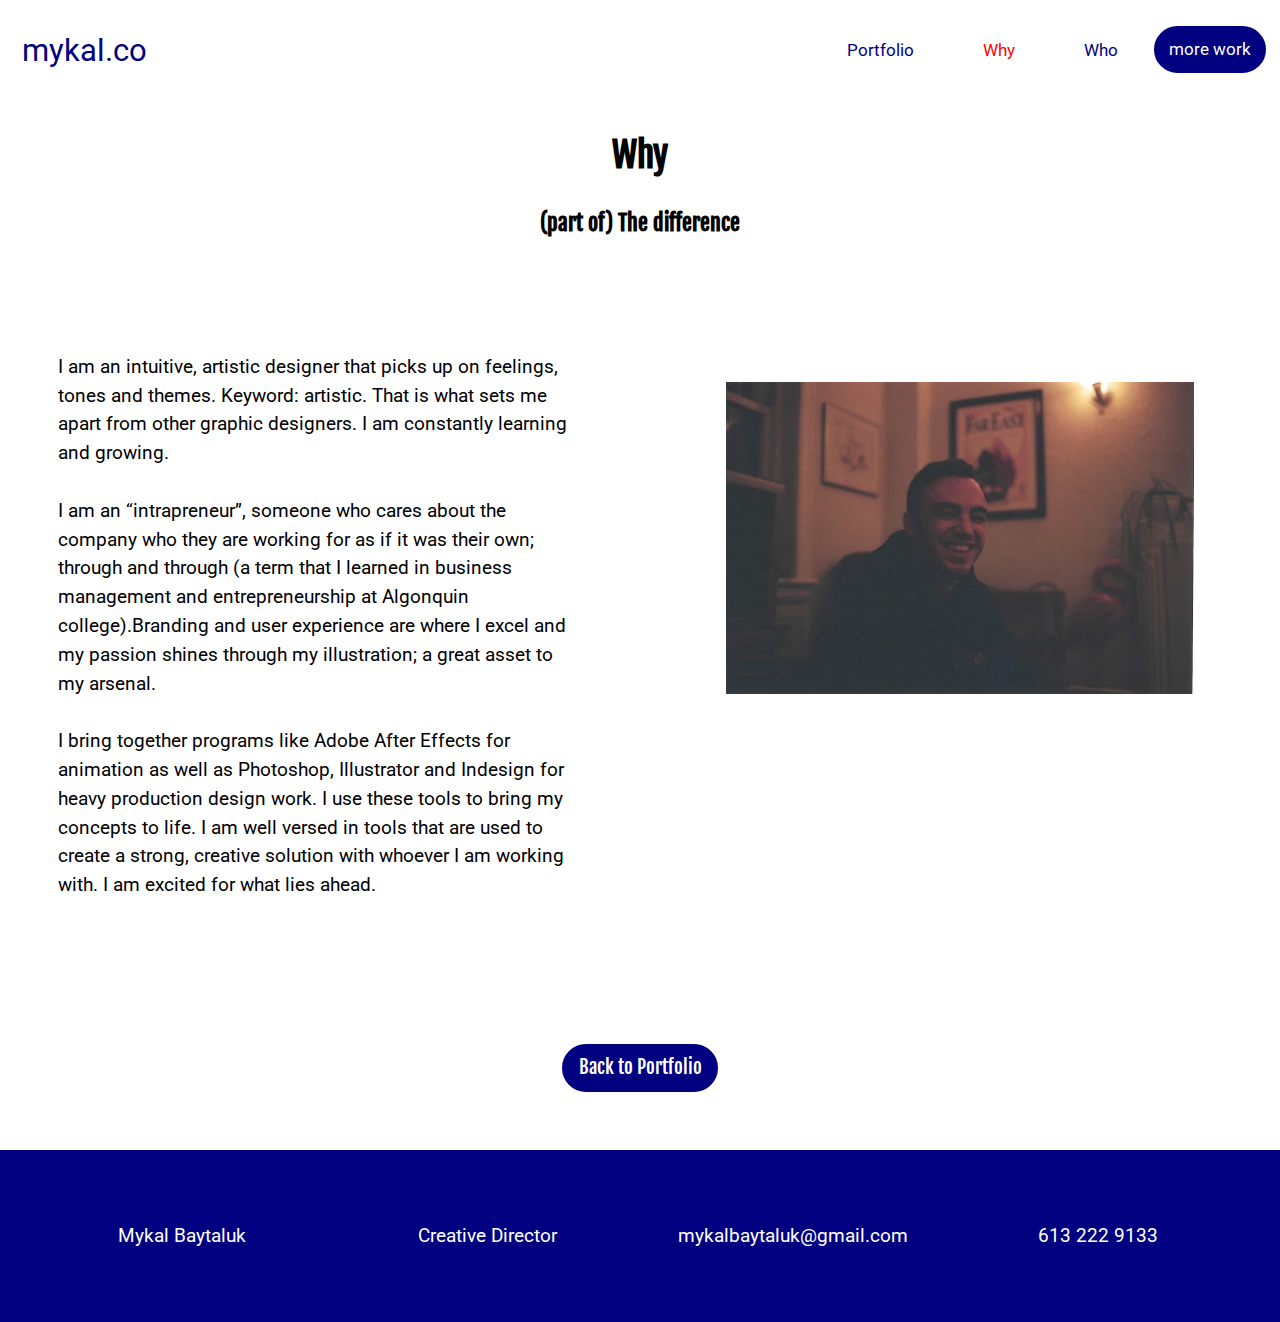
<file: why.html>
<!DOCTYPE html>
<html lang="en-ca">
<head>
  <meta charset="utf-8">
  <title>mykal.co • why would you hire mykal?</title>
    <meta name="description" content="This webpage is a quick overview of the skills that Mykal Baytaluk brings to the table.">
  <meta name="handheldfriendly" content="true">
  <meta name="mobileoptimized" content="240">
  <meta name="viewport" content="width=device-width,initial-scale=1">
  <link href="css/modules.css" rel="stylesheet">
  <link href="css/grid.css" rel="stylesheet">
  <link href="css/type.css" rel="stylesheet">
  <link href="css/main.css" rel="stylesheet">
  <link href="https://fonts.googleapis.com/css?family=Fjalla+One|Roboto" rel="stylesheet">
</head>

<body>

  <ul class="skip-links">
    <li><a href="#main">Jump to main content</a></li>
    <li><a href="#nav">Jump to navigation</a></li>
    <li><a href="#info">Jump to content info</a></li>
  </ul>

  <header class="masthead grid grid-middle island-1-2" role="banner">

  <div class="logo unit xs-1 s-1 m-1-3 l-1-3">
    <a class="myk-logo block" href="index.html">
    <p class="peta push-0 gutter-1-4 pad-b-1-4 island-1-2">mykal.co</p>
  </div>

  <nav class="nav unit xs-1 s-1 m-2-3 l-2-3 text-right" role="navigation" id="nav">
    <ul class="list-group-inline push-0">
      <li class="island-1-8">
        <a class="block text-center gutter pad-t-1-4 pad-b-1-4 milli nav-hover" href="index.html">Portfolio</a>
      </li>
      <li class="island-1-8">
        <a class="block text-center gutter pad-t-1-4 pad-b-1-4 milli nav-hover current" href="why.html">Why</a>
      </li>
      <li class="island-1-8">
        <a class="block text-center gutter pad-t-1-4 pad-b-1-4 milli nav-hover" href="who.html">Who</a>
      </li>
      <li>
        <a class="btn nav-btn milli"href="https://www.instagram.com/mykal.co">more work</a>
      </li>
    </ul>
  </nav>

  </header>

  <main role="main" id="main">

    <div class="text-center island">
      <h3 class="exa bold">Why</h3>
      <h4 class="mega">(part of) The difference</h4>
    </div>

    <div class="grid">
      <div class="unit xs-1 l-1-2 island-2">
        <p>I am an intuitive, artistic designer that picks up on feelings, tones and themes. Keyword: artistic. That is what sets me apart from other graphic designers. I am constantly learning and growing.<br><br>
        I am an “intrapreneur”, someone who cares about the company who they are working for as if it was their own; through and through (a term that I learned in business management and entrepreneurship at Algonquin college).Branding and user experience are where I excel and my passion shines through my illustration; a great asset to my arsenal.<br><br>
        I bring together programs like Adobe After Effects for animation as well as Photoshop, Illustrator and Indesign for heavy production design work. I use these tools to bring my concepts to life. I am well versed in tools that are used to create a strong, creative solution with whoever I am working with. I am excited for what lies ahead.</p>
      </div>
      <div class="unit xs-1 l-1-2 island-2">
        <img class="img-flex wrapper max-length island" src="images/me-smiling.jpeg" alt="photo of me sitting down in a dimly lit room, on my phone">
      </div>
    </div>

    <div class="text-center island-2 pado-t-0">
      <a class="btn center" href="index.html">Back to Portfolio</a>
    </div>

  </main>

  <footer class="island" role="contentinfo" id="info">
    <div class="grid content-center text-center pad-t">
      <div class="unit xs-1 s-1 m-1-2 l-1-4 island-1-2">
        <p class="kilo foot">Mykal Baytaluk</p>
      </div>
      <div class="unit xs-1 s-1 m-1-2 l-1-4 island-1-2">
        <p class="kilo foot">Creative Director</p>
      </div>
      <div class="unit xs-1 s-1 m-1-2 l-1-4 island-1-2">
        <p class="kilo foot">mykalbaytaluk@gmail.com</p>
      </div>
      <div class="unit xs-1 s-1 m-1-2 l-1-4 island-1-2">
        <p class="kilo foot">613 222 9133</p>
      </div>
    </div>
  </footer>

</html>
</file>
<file: css/modules.css>
/*
 * Modulifier || Code released under the UNLICENSE
 * Code under other copyrights & licenses listed below.
 * https://modulifier.web-dev.tools/#responsive;images;list-group;embed;media-object;icons;hidden;positioning;nice-lists;forms;buttons;accessibility;print
 */

@-moz-viewport { width: device-width; scale: 1; }
@-ms-viewport { width: device-width; scale: 1; }
@-o-viewport { width: device-width; scale: 1; }
@-webkit-viewport { width: device-width; scale: 1; }
@viewport { width: device-width; scale: 1; }

html {
  box-sizing: border-box;
  -moz-text-size-adjust: 100%;
  -ms-text-size-adjust: 100%;
  -webkit-text-size-adjust: 100%;
  text-size-adjust: 100%;
}

*, *::before, *::after {
  box-sizing: inherit;
}

body {
  margin: 0;
}

article,
aside,
details,
figcaption,
figure,
footer,
header,
main,
menu,
nav,
section,
summary {
  display: block;
}

audio,
canvas,
progress,
video {
  display: inline-block;
  vertical-align: baseline;
}

template {
  display: none;
}

details {
  cursor: pointer;
}

audio:not([controls]) {
  display: none;
  height: 0;
}

a,
area,
button,
input,
label,
select,
textarea,
[tabindex] {
  -ms-touch-action: manipulation;
  touch-action: manipulation;
}

img {
  border: 0;
}

.img-flex,
.img-flex img {
  display: block;
  width: 100%;
}

svg {
  fill: currentColor;
}

svg:not(:root) {
  overflow: hidden;
}

svg.img-flex {
  width: 100%;
  height: 100%;
}

.image-replacement, .ir {
  overflow: hidden;
  direction: ltr;
  text-align: left;
  text-indent: 100%;
  white-space: nowrap;
}

.list-group, .list-group-inline, .list-group--inline {
  padding-left: 0;
  list-style-type: none;
}

.list-group > dd {
  margin-left: 0;
}

.list-group-inline::before,
.list-group-inline::after,
.list-group--inline::before,
.list-group--inline::after {
  content: "";
  display: table;
}

.list-group-inline::after,
.list-group--inline::after {
  clear: both;
}

.list-group-inline > li,
.list-group--inline > li {
  display: inline-block;
}

.list-group-inline > dt,
.list-group--inline > dt {
  clear: left;
  float: left;
  width: 11em;
}

.list-group-inline > dd,
.list-group--inline > dd {
  float: left;
  min-width: 12em;
}

.embed {
  margin-left: 0;
  margin-right: 0;
  overflow: hidden;
  position: relative;
  width: 100%;
}

.embed-1by1, .embed--1by1 {
  padding-top: 100%; /* Square */
}

.embed-4by3, .embed--4by3 {
  padding-top: 75%; /* Traditional TV/computer screens */
}

.embed-iso216, .embed--iso216 {
  padding-top: 70.92%; /* A-standard paper sizes */
}

.embed-3by2, .embed--3by2 {
  padding-top: 66.6%; /* Classic 35 mm film & most digital photos, landscape */
}

.embed-2by3, .embed--2by3 {
  padding-top: 150%; /* Classic 35 mm film & most digital photos, portrait */
}

.embed-golden, .embed--golden {
  padding-top: 61.8%; /* The Golden Ratio */
}

.embed-16by9, .embed--16by9 {
  padding-top: 56.25%; /* HD TV */
}

.embed-185by100, .embed--185by100 {
  padding-top: 54.05%; /* Common widescreen cinema */
}

.embed-24by10, .embed--24by10 {
  padding-top: 41.667%; /* Widescreen cinema: 2.4:1 */
}

.embed-3by1, .embed--3by1 {
  padding-top: 33.3333%; /* Panorama photos */
}

.embed-4by1, .embed--4by1 {
  padding-top: 25%; /* Polyvision */
}

.embed-5by1, .embed--5by1 {
  padding-top: 20%; /* Really wide... */
}

.embed-item, .embed__item {
  min-height: 100%;
  left: 0;
  position: absolute;
  top: 0;
  width: 100%;
}

.media {
  overflow: hidden;
}

.media-img, .media__img {
  float: left;
}

.media-img-reversed, .media__img--reversed {
  float: right;
}

.media-img-stacked, .media__img--stacked {
  float: none;
}

.media-body, .media__body {
  overflow: hidden;
  min-width: 12em; /* Slightly less than 200px, responsiveness built in */
}

.icon {
  display: inline-block;
  position: relative;
  background: transparent none no-repeat center center;
  background-size: contain;
  vertical-align: middle;
}

.i-16, .i--16 {
  height: 16px;
  width: 16px;
}

.i-18, .i--18 {
  height: 18px;
  width: 18px;
}

.i-20, .i--20 {
  height: 20px;
  width: 20px;
}

.i-24, .i--24 {
  height: 24px;
  width: 24px;
}

.i-32, .i--32 {
  height: 32px;
  width: 32px;
}

.i-48, .i--48 {
  height: 48px;
  width: 48px;
}

.i-64, .i--64 {
  height: 64px;
  width: 64px;
}

.i-96, .i--96 {
  height: 96px;
  width: 96px;
}

.i-128, .i--128 {
  height: 128px;
  width: 128px;
}

.i-192, .i--192 {
  height: 192px;
  width: 192px;
}

.i-256, .i--256 {
  height: 256px;
  width: 256px;
}

.icon img,
.icon svg {
  left: 0;
  height: 100%;
  position: absolute;
  top: 0;
  width: 100%;
  fill: currentColor;
}

.icon-label {
  vertical-align: middle;
}

.icon-link,
.icon-link:focus,
.icon-link:hover {
  text-decoration: none;
}

[hidden], .hidden {
  /* stylelint-disable declaration-no-important */
  display: none !important;
  visibility: hidden !important;
  /* stylelint-enable */
}

.visually-hidden {
  height: 1px;
  margin: -1px;
  overflow: hidden;
  padding: 0;
  position: absolute;
  width: 1px;
  border: 0;
  clip: rect(0 0 0 0);
  clip-path: inset(50%);
}

.visually-hidden.focusable:active, .visually-hidden.focusable:focus {
  height: auto;
  margin: 0;
  overflow: visible;
  position: static;
  width: auto;
  clip: auto;
  clip-path: none;
}

.invisible {
  visibility: hidden;
}

.chop,
.crop {
  overflow: hidden;
}

.truncate {
  max-width: 100%;
  overflow: hidden;
  width: 100%;
  text-overflow: ellipsis;
  white-space: nowrap;
}

.scrollable {
  max-width: 100%;
  overflow-x: auto;
  overflow-y: hidden;
  -webkit-overflow-scrolling: touch;
}

.clearfix::after {
  content: " ";
  display: block;
  clear: both;
}

.left {
  float: left;
}

.right {
  float: right;
}

.center-text,
.center-flow {
  text-align: center;
}

.center-block {
  margin-left: auto;
  margin-right: auto;
}

.no-auto-margins,
.not-centered {
  /* stylelint-disable declaration-no-important */
  margin-left: 0 !important;
  margin-right: 0 !important;
  /* stylelint-enable */
}

.center-content,
.center-content-vertical,
.center-contents,
.center-contents-vertical {
  display: -webkit-flex;
  display: -ms-flexbox;
  display: flex;
  -webkit-justify-content: center;
  -ms-flex-pack: center;
  justify-content: center;
  -webkit-align-items: center;
  -ms-flex-align: center;
  align-items: center;
  -webkit-align-content: center;
  -ms-flex-line-pack: center;
  align-content: center;
  -webkit-flex-direction: column wrap;
  -ms-flex-direction: column wrap;
  flex-flow: column wrap;
}

.center-content-start,
.center-content-vertical-start,
.center-contents-start,
.center-contents-vertical-start {
  display: -webkit-flex;
  display: -ms-flexbox;
  display: flex;
  -webkit-justify-content: center;
  -ms-flex-pack: center;
  justify-content: center;
  -webkit-flex-direction: column wrap;
  -ms-flex-direction: column wrap;
  flex-flow: column wrap;
}

.center-content-horizontal,
.center-contents-horizontal {
  display: -webkit-flex;
  display: -ms-flexbox;
  display: flex;
  -webkit-justify-content: center;
  -ms-flex-pack: center;
  justify-content: center;
  -webkit-align-items: center;
  -ms-flex-align: center;
  align-items: center;
  -webkit-align-content: center;
  -ms-flex-line-pack: center;
  align-content: center;
  -webkit-flex-direction: row wrap;
  -ms-flex-direction: row wrap;
  flex-flow: row wrap;
}

.inline {
  display: inline;
}

.block {
  display: block;
}

.inline-block, .ib {
  display: inline-block;
}

.valign-top {
  vertical-align: top;
}

.valign-bottom {
  vertical-align: bottom;
}

.valign-middle {
  vertical-align: middle;
}

.fixed {
  position: fixed;
}

.relative {
  position: relative;
}

[class*="pin-"],
.absolute {
  position: absolute;
}

.static {
  position: static;
}

.zindex-1 {
  z-index: 1;
}

.zindex-2 {
  z-index: 2;
}

.zindex-3 {
  z-index: 3;
}

.zindex-1000 {
  z-index: 1000;
}

.pin-top-left,
.pin-left-top,
.pin-tl,
.pin-lt {
  top: 0;
  left: 0;
}

.pin-top-right,
.pin-right-top,
.pin-tr,
.pin-rt {
  top: 0;
  right: 0;
}

.pin-bottom-left,
.pin-left-bottom,
.pin-bl,
.pin-lb {
  bottom: 0;
  left: 0;
}

.pin-bottom-right,
.pin-right-bottom,
.pin-br,
.pin-rb {
  bottom: 0;
  right: 0;
}

.pin-top-center,
.pin-center-top,
.pin-tc,
.pin-ct {
  left: 50%;
  top: 0;
  transform: translateX(-50%);
}

.pin-bottom-center,
.pin-center-bottom,
.pin-bc,
.pin-cb {
  bottom: 0;
  left: 50%;
  transform: translateX(-50%);
}

.pin-center-left,
.pin-left-center,
.pin-cl,
.pin-lc {
  left: 0;
  top: 50%;
  transform: translateY(-50%);
}

.pin-center-right,
.pin-right-center,
.pin-cr,
.pin-rc {
  right: 0;
  top: 50%;
  transform: translateY(-50%);
}

.pin-center, .pin-c {
  left: 50%;
  top: 50%;
  transform: translate(-50%, -50%);
}

.width-quarter, .w-1-4 {
  width: 25%;
}

.width-half, .w-1-2 {
  width: 50%;
}

.width-full, .w-1 {
  width: 100%;
}

.height-quarter, .h-1-4 {
  height: 25%;
}

.height-half, .h-1-2 {
  height: 50%;
}

.height-full, .h-1 {
  height: 100%;
}

.height-win-quarter, .h-w-1-4 {
  height: 25vh;
  max-height: 46em;
}

.height-win-half, .h-w-1-2 {
  height: 50vh;
  max-height: 46em;
}

.height-win-full, .h-w-1 {
  height: 100vh;
  max-height: 46em;
}

ul {
  list-style-type: none;
}

ul > li::before {
  content: "·";
  float: left;
  margin-left: -1.6em;
  width: 1.3em;
  text-align: right;
}

ol {
  counter-reset: ol-simple-numbers;
  list-style-type: none;
}

ol > li::before {
  float: left;
  margin-left: -1.6em;
  width: 1.3em;
  counter-increment: ol-simple-numbers;
  content: counter(ol-simple-numbers);
  text-align: right;
}

.list-group > li::before,
.list-group-inline > li::before,
.list-group--inline > li::before {
  content: none;
}

/* stylelint-disable no-descending-specificity */

/*
 * (c) Nicolas Gallagher and Jonathan Neal of Normalize.css || MIT License
 *     https://necolas.github.io/normalize.css/
 */

button,
input,
optgroup,
select,
textarea {
  color: inherit;
  font: inherit;
  margin: 0;
}

button,
input {
  overflow: visible;
}

button,
select {
  text-transform: none;
}

button,
html [type="button"],
[type="reset"],
[type="submit"] {
  -webkit-appearance: button;
  cursor: pointer;
}

button[disabled],
html input[disabled] {
  cursor: default;
}

button::-moz-focus-inner,
input::-moz-focus-inner {
  border: 0;
  padding: 0;
}

[type="checkbox"],
[type="radio"] {
  opacity: 0;
  position: absolute;
  height: 1px;
  width: 1px;
}

[type="number"]::-webkit-inner-spin-button,
[type="number"]::-webkit-outer-spin-button {
  height: auto;
}

[type="search"]::-webkit-search-cancel-button,
[type="search"]::-webkit-search-decoration {
  -webkit-appearance: none;
}

fieldset {
  padding-left: 0;
  padding-right: 0;

  border: 0;
  border-top: 2px solid #666;
}

legend {
  color: inherit;
  display: table;
  max-width: 100%;
  padding: 0 .3em 0 0;
  white-space: normal;

  border: 0;

  font-weight: bold;
}

optgroup {
  font-weight: bold;
}

::-webkit-input-placeholder {
  color: inherit;
  opacity: .54;
}

::-webkit-file-upload-button {
  -webkit-appearance: button;
  font: inherit;
}

/* End Normalize.css code */

label,
.label-block {
  display: block;
  cursor: pointer;
}

[type="checkbox"] + label,
[type="radio"] + label,
.label-inline {
  display: inline-block;
}

input:not([type]),
[type="text"],
[type="number"],
[type="search"],
[type="url"],
[type="email"],
[type="password"],
[type="tel"],
[type="datetime-local"],
[type="month"],
[type="week"],
[type="date"],
[type="time"],
[type="range"],
select,
textarea {
  -moz-appearance: none;
  -webkit-appearance: none;
  appearance: none;
}

input,
textarea {
  display: block;
  width: 100%;

  background-color: #fff;
  border: 2px solid #666;
  border-radius: 0;
}

label {
  vertical-align: middle;
}

textarea {
  max-width: 100%;
  min-height: 4em;
  overflow: auto;
}

[type="color"] {
  display: inline-block;
  width: 2em;
}

select {
  display: block;
  width: 100%;

  background-image: url("data:image/svg+xml,%3Csvg xmlns='http://www.w3.org/2000/svg' width='256' height='256' viewBox='0 0 256 256'%3E%3Cpath fill='none' stroke='%23000' stroke-miterlimit='10' stroke-width='70' d='M36.3 82.1l91.9 91.8 91.5-91.8'/%3E%3C/svg%3E");
  background-repeat: no-repeat;
  background-position: calc(100% - .4em) center;
  background-size: 18px auto;
  background-color: #fff;
  border: 2px solid #666;
  border-radius: 0;
}

[type="checkbox"] + label::before {
  content: " ";
  display: inline-block;
  height: 1.8em;
  margin-right: .3em;
  position: relative;
  vertical-align: middle;
  top: -.1em;
  width: 1.8em;

  background-color: #fff;
  background-size: cover;
  border: 2px solid #666;

  line-height: inherit;
}

[type="checkbox"]:checked + label::before {
  background-image: url("data:image/svg+xml,%3Csvg xmlns='http://www.w3.org/2000/svg' width='256' height='256' viewBox='0 0 256 256'%3E%3Cpath fill='none' stroke='%23000' stroke-miterlimit='10' stroke-width='50' d='M49.9 130.1l50.8 50.7L206.1 75.2'/%3E%3C/svg%3E");
}

[type="checkbox"]:focus + label::before {
  outline: 3px solid #000;
  z-index: 1000;
}

[type="radio"] + label::before {
  content: " ";
  display: inline-block;
  height: 1.8em;
  margin-right: .3em;
  position: relative;
  vertical-align: middle;
  top: -.1em;
  width: 1.8em;

  background-color: #fff;
  background-size: cover;
  border: 2px solid #666;
  border-radius: 50%;

  line-height: inherit;
}

[type="radio"]:checked + label::before {
  background-image: url("data:image/svg+xml,%3Csvg xmlns='http://www.w3.org/2000/svg' width='256' height='256' viewBox='0 0 256 256'%3E%3Ccircle cx='128' cy='128' r='70.4'/%3E%3C/svg%3E");
}

[type="radio"]:focus + label::before,
[type="radio"] + label:focus::before {
  box-shadow: 0 0 0 3px #000;
  z-index: 1000;
}

[type="range"] {
  border: 0;
  background-color: #fff;
}

[type="range"]::-webkit-slider-runnable-track {
  height: 6px;

  -webkit-appearance: none;
  appearance: none;
  background-color: #ccc;
  border: 0;
  border-radius: 3px;
}

[type="range"]:active::-webkit-slider-runnable-track {
  background-color: #ccc;
}

[type="range"]::-moz-range-track {
  height: 6px;

  -moz-appearance: none;
  appearance: none;
  background-color: #ccc;
  border: 0;
  border-radius: 3px;
}

[type="range"]:active::-moz-range-track {
  background-color: #ccc;
}

[type="range"]::-ms-track {
  height: 6px;

  -ms-appearance: none;
  appearance: none;
  background-color: #ccc;
  border: 0;
  border-radius: 3px;
}

[type="range"]:active::-ms-track {
  background-color: #ccc;
}

[type="range"]::-webkit-slider-thumb {
  margin-top: -4px;
  height: 16px;
  width: 16px;

  -webkit-appearance: none;
  appearance: none;
  background-color: #000;
  border: none;
  border-radius: 50%;
}

[type="range"]:hover::-webkit-slider-thumb {
  background-color: #000;
}

[type="range"]:active::-webkit-slider-thumb {
  background-color: #000;
}

[type="range"]::-moz-range-thumb {
  margin-top: -4px;
  height: 16px;
  width: 16px;

  -webkit-appearance: none;
  appearance: none;
  background-color: #000;
  border: none;
  border-radius: 50%;
}

[type="range"]:hover::-moz-range-thumb {
  background-color: #000;
}

[type="range"]:active::-moz-range-thumb {
  background-color: #000;
}

[type="range"]::-ms-thumb {
  margin-top: -4px;
  height: 16px;
  width: 16px;

  -webkit-appearance: none;
  appearance: none;
  background-color: #000;
  border: none;
  border-radius: 50%;
}

[type="range"]:hover::-ms-thumb {
  background-color: #000;
}

[type="range"]:active::-ms-thumb {
  background-color: #000;
}

[type="checkbox"].hide-custom-input + label::before,
[type="checkbox"] + .hide-custom-input::before,
[type="radio"].hide-custom-input + label::before,
[type="radio"] + .hide-custom-input::before {
  content: none;
  display: none;
}

/* stylelint-enable */

.link-box {
  display: block;
  text-decoration: none;
}

/* stylelint-disable no-descending-specificity */

button,
.btn {
  cursor: pointer;
  display: inline-block;
  margin: 0;
  overflow: visible;
  padding: .375em .75em .42em;
  -webkit-appearance: none;
  -moz-appearance: none;
  appearance: none;
  background-color: #333;
  border-radius: 4px;
  border: 3px solid #333;
  color: #fff;
  font: inherit;
  text-decoration: none;
  text-transform: none;
}

button::-moz-focus-inner {
  border: 0;
  padding: 0;
}

/* stylelint-enable */

button:focus,
button:hover,
.btn:focus,
.btn:hover {
  background-color: #000;
  border-color: #000;
  color: #fff;
}

button[disabled] {
  cursor: default;
}

.btn-light, .btn--light {
  background-color: #e2e2e2;
  border-color: #e2e2e2;
  color: #000;
}

.btn-light:focus,
.btn-light:hover,
.btn--light:focus,
.btn--light:hover {
  background-color: #666;
  border-color: #666;
  color: #fff;
}

.btn-ghost,
.btn--ghost {
  background-color: transparent;
  border-color: #333;
  color: #000;
}

.btn-ghost:focus,
.btn-ghost:hover,
.btn--ghost:focus,
.btn--ghost:hover {
  background-color: #e2e2e2;
  border-color: #000;
  color: #000;
}

.btn-link {
  display: inline;
  padding: 0;
  background-color: transparent;
  border-radius: 0;
  border: 0;
  color: inherit;
}

.btn-link:focus,
.btn-link:hover {
  background-color: transparent;
  color: inherit;
}

a:hover, a:active {
  outline: none;
}

a:focus,
[tabindex="0"]:focus,
details:focus,
summary:focus,
input:focus,
textarea:focus,
button:focus,
select:focus {
  outline: 3px solid #000;
  outline-offset: 0;
}

a:focus, [tabindex="0"]:focus {
  outline-offset: 3px;
}

.skip-links {
  margin: 0;
  padding: 0;
  list-style-type: none;
}

.skip-links > li::before {
  content: none; /* Remove the bullets if nice lists is selected */
}

.skip-links a,
.skip-links button {
  padding: .5em .75em;
  position: absolute;
  top: -10em;
  z-index: 10000; /* To make sure they're always on top */
  background-color: #000;
  border: 0;
  color: #fff;
  font-size: 1.125rem;
  font-weight: bold;
  text-decoration: none;
}

.skip-links a:focus,
.skip-links button:focus {
  outline-offset: 3px;
  top: 0;
}

[aria-busy="true"] {
  cursor: progress;
}

[aria-controls] {
  cursor: pointer;
}

[aria-disabled] {
  cursor: default;
}

.print-only {
  display: none;
  visibility: hidden;
}

.page-break-before {
  page-break-before: always;
}

.page-break-after {
  page-break-after: always;
}

.no-page-break-inside {
  page-break-inside: avoid;
}

@media print {

  /* stylelint-disable declaration-no-important */

  .no-print {
    display: none !important;
    visibility: hidden !important;
  }

  .print-only,
  .force-print {
    display: block !important;
    visibility: visible !important;
  }

  /* stylelint-enable */

  .visually-hidden.force-print {
    height: auto;
    margin: 0;
    overflow: visible;
    padding: 0;
    position: static;
    width: auto;
    border: 0;
    clip: initial;
    clip-path: none;
  }

  /*
   * (c) Fabien Sa || MIT License
   *     http://bafs.github.io/Gutenberg/
   */

  table,
  blockquote,
  pre,
  code,
  figure,
  li,
  hr,
  ul,
  ol,
  a,
  tr {
    page-break-inside: avoid;
  }

  h1, h2, h3, h4, h5, h6, p, a {
    orphans: 3;
    widows: 3;
  }

  h1,
  h2,
  h3,
  h4,
  h5,
  h6 {
    page-break-after: avoid;
    page-break-inside: avoid;
  }

  h1 + p,
  h2 + p,
  h3 + p,
  h4 + p,
  h5 + p,
  h6 + p {
    page-break-before: avoid;
  }

  img {
    page-break-after: auto;
    page-break-before: auto;
    page-break-inside: avoid;
  }

  /* stylelint-disable declaration-no-important */

  pre {
    white-space: pre-wrap !important;
    word-wrap: break-word;
  }

  /* stylelint-enable */

  /* End Gutenberg code */

  /*
   * (c) HTML5 Boilerplate || MIT License
   *     https://html5boilerplate.com/
   */

  /* stylelint-disable declaration-no-important */

  *, *::before, *::after, *::first-letter, *::first-line {
    background: none transparent !important;
    color: #000 !important;
    box-shadow: none !important;
    text-shadow: none !important;
  }

  /* stylelint-enable */

  a, a:visited {
    text-decoration: underline;
  }

  a[href]::after {
    content: " (" attr(href) ")";
  }

  abbr[title]::after {
    content: " (" attr(title) ")";
  }

  a[href^="#"]::after,
  a[href^="javascript:"]::after,
  a.no-print-href::after,
  a.href-no-print::after {
    content: "";
  }

  thead {
    display: table-header-group;
  }

  /* End HTML5 Boilerplate code */

}
</file>
<file: css/grid.css>
/*
  Gridifier || Code released under the UNLICENSE
  https://gridifier.web-dev.tools/#xs,4,0,0,0;s,4,25,0,0;m,4,38,1,1;l,4,60,1,1
*/

.grid {
  margin: 0;
  padding: 0;
  letter-spacing: -.31em;
  text-rendering: optimizeSpeed;
  display: -webkit-flex;
  display: -ms-flexbox;
  display: flex;
  -webkit-flex-flow: row wrap;
  -ms-flex-flow: row wrap;
  flex-flow: row wrap;
}

.grid-bottom {
  -webkit-align-items: flex-end;
  -ms-align-items: flex-end;
  align-items: flex-end;
}

.grid-middle {
  -webkit-align-items: center;
  -ms-align-items: center;
  align-items: center;
}

.grid-stretch {
  -webkit-align-items: stretch;
  -ms-align-items: stretch;
  align-items: stretch;
}

.opera-only :-o-prefocus,
.grid {
  word-spacing: -.43em;
}

.unit {
  letter-spacing: normal;
  text-rendering: auto;
  vertical-align: top;
  word-spacing: normal;
  display: inline-block;
  visibility: visible;
}

.grid-bottom .unit {
  vertical-align: bottom;
}

.grid-middle .unit {
  vertical-align: middle;
}

[class*="unit-push-"],
[class*="unit-pull-"] {
  position: relative;
}

.unit-content-distribute {
  display: -ms-flexbox;
  display: -webkit-flex;
  display: flex;
  -ms-flex-direction: column;
  -webkit-flex-direction: column;
  flex-direction: column;
  -ms-flex-pack: justify;
  -webkit-justify-content: space-between;
  justify-content: space-between;
}

.unit-content-center,
.unit-content-center-vertical {
  display: -webkit-flex;
  display: -ms-flexbox;
  display: flex;
  -webkit-justify-content: center;
  -ms-flex-pack: center;
  justify-content: center;
  -webkit-align-items: center;
  -ms-flex-align: center;
  align-items: center;
  -webkit-align-content: center;
  -ms-flex-line-pack: center;
  align-content: center;
  -webkit-flex-direction: column wrap;
  -ms-flex-direction: column wrap;
  flex-flow: column wrap;
}

.unit-content-center-horizontal {
  display: -webkit-flex;
  display: -ms-flexbox;
  display: flex;
  -webkit-justify-content: center;
  -ms-flex-pack: center;
  justify-content: center;
  -webkit-align-items: center;
  -ms-flex-align: center;
  align-items: center;
  -webkit-align-content: center;
  -ms-flex-line-pack: center;
  align-content: center;
  -webkit-flex-direction: row wrap;
  -ms-flex-direction: row wrap;
  flex-flow: row wrap;
}

.content-fill,
.content-stretch {
  -ms-flex-grow: 2;
  -webkit-flex-grow: 2;
  flex-grow: 2;
  max-width: 100%; /* @bugfix: IE 10, 11 */
}

.content-shrink {
  -ms-align-self: center;
  -webkit-align-self: center;
  align-self: center;
}

.unit-xs-hidden,
.xs-0 {
  display: none;
  visibility: hidden;
}

.unit-xs-centered {
  margin: 0 auto;
}

.unit-xs-1,
.xs-1 {
  display: block;
  visibility: visible;
  width: 100%;
}

.unit-xs-1-2,
.xs-1-2 {
  width: 50%;
}

.unit-xs-1-3,
.xs-1-3 {
  width: 33.3333%;
}

.unit-xs-2-3,
.xs-2-3 {
  width: 66.6667%;
}

.unit-xs-1-4,
.xs-1-4 {
  width: 25%;
}

.unit-xs-3-4,
.xs-3-4 {
  width: 75%;
}

.unit-xs-1-2,
.xs-1-2,
.unit-xs-1-3,
.xs-1-3,
.unit-xs-2-3,
.xs-2-3,
.unit-xs-1-4,
.xs-1-4,
.unit-xs-3-4,
.xs-3-4 {
  display: inline-block;
  visibility: visible;
}

.unit-xs-1-2[class*="-content-"],
.xs-1-2[class*="-content-"],
.unit-xs-1-3[class*="-content-"],
.xs-1-3[class*="-content-"],
.unit-xs-2-3[class*="-content-"],
.xs-2-3[class*="-content-"],
.unit-xs-1-4[class*="-content-"],
.xs-1-4[class*="-content-"],
.unit-xs-3-4[class*="-content-"],
.xs-3-4[class*="-content-"] {
  display: -webkit-flex;
  display: -ms-flexbox;
  display: flex;
}

.unit-xs-content-distribute,
.xs-content-distribute {
  display: -ms-flexbox;
  display: -webkit-flex;
  display: flex;
  -ms-flex-direction: column;
  -webkit-flex-direction: column;
  flex-direction: column;
  -ms-flex-pack: justify;
  -webkit-justify-content: space-between;
  justify-content: space-between;
}

.unit-xs-content-center,
.unit-xs-content-center-vertical {
  display: -webkit-flex;
  display: -ms-flexbox;
  display: flex;
  -webkit-justify-content: center;
  -ms-flex-pack: center;
  justify-content: center;
  -webkit-align-items: center;
  -ms-flex-align: center;
  align-items: center;
  -webkit-align-content: center;
  -ms-flex-line-pack: center;
  align-content: center;
  -webkit-flex-direction: column wrap;
  -ms-flex-direction: column wrap;
  flex-flow: column wrap;
}

.unit-xs-content-center-horizontal {
  display: -webkit-flex;
  display: -ms-flexbox;
  display: flex;
  -webkit-justify-content: center;
  -ms-flex-pack: center;
  justify-content: center;
  -webkit-align-items: center;
  -ms-flex-align: center;
  align-items: center;
  -webkit-align-content: center;
  -ms-flex-line-pack: center;
  align-content: center;
  -webkit-flex-direction: row wrap;
  -ms-flex-direction: row wrap;
  flex-flow: row wrap;
}

.xs-content-fill,
.xs-content-stretch {
  -ms-flex-grow: 2;
  -webkit-flex-grow: 2;
  flex-grow: 2;
  max-width: 100%; /* @bugfix: IE 10, 11 */
}

.xs-content-shrink {
  -ms-align-self: center;
  -webkit-align-self: center;
  align-self: center;
}

@media only screen and (min-width: 25em) {

  .unit-s-hidden,
  .s-0 {
    display: none;
    visibility: hidden;
  }

  .unit-s-centered {
    margin: 0 auto;
  }

  .unit-s-1,
  .s-1 {
    display: block;
    visibility: visible;
    width: 100%;
  }

  .unit-s-1-2,
  .s-1-2 {
    width: 50%;
  }

  .unit-s-1-3,
  .s-1-3 {
    width: 33.3333%;
  }

  .unit-s-2-3,
  .s-2-3 {
    width: 66.6667%;
  }

  .unit-s-1-4,
  .s-1-4 {
    width: 25%;
  }

  .unit-s-3-4,
  .s-3-4 {
    width: 75%;
  }

  .unit-s-1-2,
  .s-1-2,
  .unit-s-1-3,
  .s-1-3,
  .unit-s-2-3,
  .s-2-3,
  .unit-s-1-4,
  .s-1-4,
  .unit-s-3-4,
  .s-3-4 {
    display: inline-block;
    visibility: visible;
  }

  .unit-s-1-2[class*="-content-"],
  .s-1-2[class*="-content-"],
  .unit-s-1-3[class*="-content-"],
  .s-1-3[class*="-content-"],
  .unit-s-2-3[class*="-content-"],
  .s-2-3[class*="-content-"],
  .unit-s-1-4[class*="-content-"],
  .s-1-4[class*="-content-"],
  .unit-s-3-4[class*="-content-"],
  .s-3-4[class*="-content-"] {
    display: -webkit-flex;
    display: -ms-flexbox;
    display: flex;
  }

  .unit-s-content-distribute,
  .s-content-distribute {
    display: -ms-flexbox;
    display: -webkit-flex;
    display: flex;
    -ms-flex-direction: column;
    -webkit-flex-direction: column;
    flex-direction: column;
    -ms-flex-pack: justify;
    -webkit-justify-content: space-between;
    justify-content: space-between;
  }

  .unit-s-content-center,
  .unit-s-content-center-vertical {
    display: -webkit-flex;
    display: -ms-flexbox;
    display: flex;
    -webkit-justify-content: center;
    -ms-flex-pack: center;
    justify-content: center;
    -webkit-align-items: center;
    -ms-flex-align: center;
    align-items: center;
    -webkit-align-content: center;
    -ms-flex-line-pack: center;
    align-content: center;
    -webkit-flex-direction: column wrap;
    -ms-flex-direction: column wrap;
    flex-flow: column wrap;
  }

  .unit-s-content-center-horizontal {
    display: -webkit-flex;
    display: -ms-flexbox;
    display: flex;
    -webkit-justify-content: center;
    -ms-flex-pack: center;
    justify-content: center;
    -webkit-align-items: center;
    -ms-flex-align: center;
    align-items: center;
    -webkit-align-content: center;
    -ms-flex-line-pack: center;
    align-content: center;
    -webkit-flex-direction: row wrap;
    -ms-flex-direction: row wrap;
    flex-flow: row wrap;
  }

  .s-content-fill,
  .s-content-stretch {
    -ms-flex-grow: 2;
    -webkit-flex-grow: 2;
    flex-grow: 2;
    max-width: 100%; /* @bugfix: IE 10, 11 */
  }

  .s-content-shrink {
    -ms-align-self: center;
    -webkit-align-self: center;
    align-self: center;
  }

}

@media only screen and (min-width: 38em) {

  .unit-m-hidden,
  .m-0 {
    display: none;
    visibility: hidden;
  }

  .unit-m-centered {
    margin: 0 auto;
  }

  .unit-m-1,
  .m-1 {
    display: block;
    visibility: visible;
    width: 100%;
  }

  .unit-offset-m-0 {
    margin-left: 0;
  }

  .unit-push-m-0,
  .unit-pull-m-0 {
    left: 0;
  }

  .unit-m-1-2,
  .m-1-2 {
    width: 50%;
  }

  .unit-offset-m-1-2 {
    margin-left: 50%;
  }

  .unit-push-m-1-2 {
    left: 50%;
  }

  .unit-pull-m-1-2 {
    left: -50%;
  }

  .unit-m-1-3,
  .m-1-3 {
    width: 33.3333%;
  }

  .unit-offset-m-1-3 {
    margin-left: 33.3333%;
  }

  .unit-push-m-1-3 {
    left: 33.3333%;
  }

  .unit-pull-m-1-3 {
    left: -33.3333%;
  }

  .unit-m-2-3,
  .m-2-3 {
    width: 66.6667%;
  }

  .unit-offset-m-2-3 {
    margin-left: 66.6667%;
  }

  .unit-push-m-2-3 {
    left: 66.6667%;
  }

  .unit-pull-m-2-3 {
    left: -66.6667%;
  }

  .unit-m-1-4,
  .m-1-4 {
    width: 25%;
  }

  .unit-offset-m-1-4 {
    margin-left: 25%;
  }

  .unit-push-m-1-4 {
    left: 25%;
  }

  .unit-pull-m-1-4 {
    left: -25%;
  }

  .unit-m-3-4,
  .m-3-4 {
    width: 75%;
  }

  .unit-offset-m-3-4 {
    margin-left: 75%;
  }

  .unit-push-m-3-4 {
    left: 75%;
  }

  .unit-pull-m-3-4 {
    left: -75%;
  }

  .unit-m-1-2,
  .m-1-2,
  .unit-m-1-3,
  .m-1-3,
  .unit-m-2-3,
  .m-2-3,
  .unit-m-1-4,
  .m-1-4,
  .unit-m-3-4,
  .m-3-4 {
    display: inline-block;
    visibility: visible;
  }

  .unit-m-1-2[class*="-content-"],
  .m-1-2[class*="-content-"],
  .unit-m-1-3[class*="-content-"],
  .m-1-3[class*="-content-"],
  .unit-m-2-3[class*="-content-"],
  .m-2-3[class*="-content-"],
  .unit-m-1-4[class*="-content-"],
  .m-1-4[class*="-content-"],
  .unit-m-3-4[class*="-content-"],
  .m-3-4[class*="-content-"] {
    display: -webkit-flex;
    display: -ms-flexbox;
    display: flex;
  }

  .unit-m-content-distribute,
  .m-content-distribute {
    display: -ms-flexbox;
    display: -webkit-flex;
    display: flex;
    -ms-flex-direction: column;
    -webkit-flex-direction: column;
    flex-direction: column;
    -ms-flex-pack: justify;
    -webkit-justify-content: space-between;
    justify-content: space-between;
  }

  .unit-m-content-center,
  .unit-m-content-center-vertical {
    display: -webkit-flex;
    display: -ms-flexbox;
    display: flex;
    -webkit-justify-content: center;
    -ms-flex-pack: center;
    justify-content: center;
    -webkit-align-items: center;
    -ms-flex-align: center;
    align-items: center;
    -webkit-align-content: center;
    -ms-flex-line-pack: center;
    align-content: center;
    -webkit-flex-direction: column wrap;
    -ms-flex-direction: column wrap;
    flex-flow: column wrap;
  }

  .unit-m-content-center-horizontal {
    display: -webkit-flex;
    display: -ms-flexbox;
    display: flex;
    -webkit-justify-content: center;
    -ms-flex-pack: center;
    justify-content: center;
    -webkit-align-items: center;
    -ms-flex-align: center;
    align-items: center;
    -webkit-align-content: center;
    -ms-flex-line-pack: center;
    align-content: center;
    -webkit-flex-direction: row wrap;
    -ms-flex-direction: row wrap;
    flex-flow: row wrap;
  }

  .m-content-fill,
  .m-content-stretch {
    -ms-flex-grow: 2;
    -webkit-flex-grow: 2;
    flex-grow: 2;
    max-width: 100%; /* @bugfix: IE 10, 11 */
  }

  .m-content-shrink {
    -ms-align-self: center;
    -webkit-align-self: center;
    align-self: center;
  }

}

@media only screen and (min-width: 60em) {

  .unit-l-hidden,
  .l-0 {
    display: none;
    visibility: hidden;
  }

  .unit-l-centered {
    margin: 0 auto;
  }

  .unit-l-1,
  .l-1 {
    display: block;
    visibility: visible;
    width: 100%;
  }

  .unit-offset-l-0 {
    margin-left: 0;
  }

  .unit-push-l-0,
  .unit-pull-l-0 {
    left: 0;
  }

  .unit-l-1-2,
  .l-1-2 {
    width: 50%;
  }

  .unit-offset-l-1-2 {
    margin-left: 50%;
  }

  .unit-push-l-1-2 {
    left: 50%;
  }

  .unit-pull-l-1-2 {
    left: -50%;
  }

  .unit-l-1-3,
  .l-1-3 {
    width: 33.3333%;
  }

  .unit-offset-l-1-3 {
    margin-left: 33.3333%;
  }

  .unit-push-l-1-3 {
    left: 33.3333%;
  }

  .unit-pull-l-1-3 {
    left: -33.3333%;
  }

  .unit-l-2-3,
  .l-2-3 {
    width: 66.6667%;
  }

  .unit-offset-l-2-3 {
    margin-left: 66.6667%;
  }

  .unit-push-l-2-3 {
    left: 66.6667%;
  }

  .unit-pull-l-2-3 {
    left: -66.6667%;
  }

  .unit-l-1-4,
  .l-1-4 {
    width: 25%;
  }

  .unit-offset-l-1-4 {
    margin-left: 25%;
  }

  .unit-push-l-1-4 {
    left: 25%;
  }

  .unit-pull-l-1-4 {
    left: -25%;
  }

  .unit-l-3-4,
  .l-3-4 {
    width: 75%;
  }

  .unit-offset-l-3-4 {
    margin-left: 75%;
  }

  .unit-push-l-3-4 {
    left: 75%;
  }

  .unit-pull-l-3-4 {
    left: -75%;
  }

  .unit-l-1-2,
  .l-1-2,
  .unit-l-1-3,
  .l-1-3,
  .unit-l-2-3,
  .l-2-3,
  .unit-l-1-4,
  .l-1-4,
  .unit-l-3-4,
  .l-3-4 {
    display: inline-block;
    visibility: visible;
  }

  .unit-l-1-2[class*="-content-"],
  .l-1-2[class*="-content-"],
  .unit-l-1-3[class*="-content-"],
  .l-1-3[class*="-content-"],
  .unit-l-2-3[class*="-content-"],
  .l-2-3[class*="-content-"],
  .unit-l-1-4[class*="-content-"],
  .l-1-4[class*="-content-"],
  .unit-l-3-4[class*="-content-"],
  .l-3-4[class*="-content-"] {
    display: -webkit-flex;
    display: -ms-flexbox;
    display: flex;
  }

  .unit-l-content-distribute,
  .l-content-distribute {
    display: -ms-flexbox;
    display: -webkit-flex;
    display: flex;
    -ms-flex-direction: column;
    -webkit-flex-direction: column;
    flex-direction: column;
    -ms-flex-pack: justify;
    -webkit-justify-content: space-between;
    justify-content: space-between;
  }

  .unit-l-content-center,
  .unit-l-content-center-vertical {
    display: -webkit-flex;
    display: -ms-flexbox;
    display: flex;
    -webkit-justify-content: center;
    -ms-flex-pack: center;
    justify-content: center;
    -webkit-align-items: center;
    -ms-flex-align: center;
    align-items: center;
    -webkit-align-content: center;
    -ms-flex-line-pack: center;
    align-content: center;
    -webkit-flex-direction: column wrap;
    -ms-flex-direction: column wrap;
    flex-flow: column wrap;
  }

  .unit-l-content-center-horizontal {
    display: -webkit-flex;
    display: -ms-flexbox;
    display: flex;
    -webkit-justify-content: center;
    -ms-flex-pack: center;
    justify-content: center;
    -webkit-align-items: center;
    -ms-flex-align: center;
    align-items: center;
    -webkit-align-content: center;
    -ms-flex-line-pack: center;
    align-content: center;
    -webkit-flex-direction: row wrap;
    -ms-flex-direction: row wrap;
    flex-flow: row wrap;
  }

  .l-content-fill,
  .l-content-stretch {
    -ms-flex-grow: 2;
    -webkit-flex-grow: 2;
    flex-grow: 2;
    max-width: 100%; /* @bugfix: IE 10, 11 */
  }

  .l-content-shrink {
    -ms-align-self: center;
    -webkit-align-self: center;
    align-self: center;
  }

}
</file>
<file: css/type.css>
/*
  Typografier || Code released under the UNLICENSE
  https://typografier.web-dev.tools/#0,100,1.3,1.067,0;38,110,1.4,1.125,1;60,120,1.5,1.125,1;90,130,1.5,1.125,1
*/

html {
  font-size: 100%;
  line-height: 1.3;
}

a {
  background-color: transparent;
  -webkit-text-decoration-skip: objects;
}

sub,
sup {
  font-size: .75em;
  line-height: 1px;
  position: relative;
  vertical-align: baseline;
}

sup {
  top: -.5em;
}

sub {
  bottom: -.25em;
}

pre,
code,
kbd,
samp {
  font-size: 1em;
}

abbr[title] {
  border-bottom: none;
  text-decoration: underline;
  text-decoration: underline dotted;
}

b,
strong {
  font-weight: bold;
}

dfn,
caption {
  font-style: italic;
}

hr {
  border: 0;
  border-top: 2px solid #000;
  height: 0;
}

table {
  border-collapse: collapse;
  border-spacing: 0;
  width: 100%;
  table-layout: fixed;
}

caption {
  text-align: left;
}

th,
td {
  border-bottom: 1px solid #000;
  text-align: left;
  vertical-align: top;
}

thead th {
  vertical-align: bottom;

  border-bottom-width: 2px;
}

.text-left {
  text-align: left;
}

.text-right {
  text-align: right;
}

.text-center {
  text-align: center;
}

.normal {
  font-weight: normal;
  font-style: normal;
}

.not-bold {
  font-weight: normal;
}

.not-italic {
  font-style: normal;
}

.bold {
  font-weight: bold;
}

.italic {
  font-style: italic;
}

.text-upper {
  text-transform: uppercase;
}

.text-lower {
  text-transform: lowercase;
}

.wrapper {
  margin-left: auto;
  margin-right: auto;
  max-width: 52em;
  width: 100%;
}

.wrapper-no-center {
  max-width: 52em;
  width: 100%;
}

.max-length {
  margin-left: auto;
  margin-right: auto;
  max-width: 36em;
  width: 100%;
}

.max-length-no-center {
  max-width: 36em;
  width: 100%;
}

h1,
h2,
h3,
h4,
h5,
h6,
p,
ul,
ol,
dl,
dd,
figure,
blockquote,
details,
hr,
fieldset,
pre,
table,
caption {
  margin: 0 0 1.3rem;
}

.tenamega {
  font-size: 2.0408rem;
  line-height: 2.925rem;
}

.tenakilo {
  font-size: 1.9127rem;
  line-height: 2.6rem;
}

.tena {
  font-size: 1.7926rem;
  line-height: 2.6rem;
}

.nina {
  font-size: 1.68rem;
  line-height: 2.275rem;
}

.yotta {
  font-size: 1.5745rem;
  line-height: 2.275rem;
}

.zetta {
  font-size: 1.4757rem;
  line-height: 1.95rem;
}

h1,
.exa {
  font-size: 1.383rem;
  line-height: 1.95rem;
}

h2,
.peta {
  font-size: 1.2962rem;
  line-height: 1.95rem;
}

h3,
.tera {
  font-size: 1.2148rem;
  line-height: 1.625rem;
}

h4,
.giga {
  font-size: 1.1385rem;
  line-height: 1.625rem;
}

h5,
.mega {
  font-size: 1.067rem;
  line-height: 1.625rem;
}

h6,
.kilo,
input,
textarea {
  font-size: 1rem;
  line-height: 1.3rem;
}

small,
.milli {
  font-size: .9372rem;
  line-height: 1.3rem;
}

.micro {
  font-size: .8784rem;
  line-height: 1.3rem;
}

.nano {
  font-size: .8232rem;
  line-height: 1.3rem;
}

.pico {
  font-size: .7715rem;
  line-height: 1.3rem;
}

ul {
  padding-left: 1em;
}

ol {
  padding-left: 1.6em;
}

input,
option,
select {
  height: calc(1.3rem + .1625rem + .1625rem);
}

[type="color"] {
  width: calc(1.3rem + .1625rem + .1625rem);
}

[type="checkbox"],
[type="radio"] {
  display: inline-block;
  height: auto;
}

.push {
  margin-bottom: 1.3rem;
}

.push-none,
.push-0 {
  margin-bottom: 0;
}

.push-double,
.push-2 {
  margin-bottom: 2.6rem;
}

.push-three-quarters,
.push-3-4 {
  margin-bottom: .975rem;
}

.push-half,
.push-1-2 {
  margin-bottom: .65rem;
}

.push-quarter,
.push-1-4 {
  margin-bottom: .325rem;
}

.push-eighth,
.push-1-8 {
  margin-bottom: .1625rem;
}

.push-right-eighth,
.push-r-1-8 {
  margin-right: .1625rem;
}

.push-right-quarter,
.push-r-1-4 {
  margin-right: .325rem;
}

.push-right-half,
.push-r-1-2 {
  margin-right: .65rem;
}

.push-right-three-quarters,
.push-r-3-4 {
  margin-right: .975rem;
}

.push-right,
.push-r {
  margin-right: 1.3rem;
}

.pad-top,
.pad-t {
  padding-top: 1.3rem;
}

.pad-bottom,
.pad-b {
  padding-bottom: 1.3rem;
}

.pad-top-double,
.pad-t-2 {
  padding-top: 2.6rem;
}

.pad-bottom-double,
.pad-b-2 {
  padding-bottom: 2.6rem;
}

.pad-top-three-quarters,
.pad-t-3-4 {
  padding-top: .975rem;
}

.pad-bottom-three-quarters,
.pad-b-3-4 {
  padding-bottom: .975rem;
}

.pad-top-half,
.pad-t-1-2 {
  padding-top: .65rem;
}

.pad-bottom-half,
.pad-b-1-2 {
  padding-bottom: .65rem;
}

.pad-top-quarter,
.pad-t-1-4 {
  padding-top: .325rem;
}

.pad-bottom-quarter,
.pad-b-1-4 {
  padding-bottom: .325rem;
}

.pad-top-eighth,
.pad-t-1-8 {
  padding-top: .1625rem;
}

.pad-bottom-eighth,
.pad-b-1-8 {
  padding-bottom: .1625rem;
}

.island {
  padding: 1.3rem;
}

.island-double,
.island-2 {
  padding: 2.6rem;
}

.island-three-quarters,
.island-3-4 {
  padding: .975rem;
}

.island-half,
.island-1-2 {
  padding: .65rem;
}

.island-quarter,
.island-1-4,
td,
table th {
  padding: .325rem;
}

.island-eighth,
.island-1-8,
input:not([type="checkbox"]),
input:not([type="radio"]),
textarea {
  padding: .1625rem;
}

.gutter {
  padding-left: 1.3rem;
  padding-right: 1.3rem;
}

.gutter-double,
.gutter-2 {
  padding-left: 2.6rem;
  padding-right: 2.6rem;
}

.gutter-three-quarters,
.gutter-3-4 {
  padding-left: .975rem;
  padding-right: .975rem;
}

.gutter-half,
.gutter-1-2 {
  padding-left: .65rem;
  padding-right: .65rem;
}

.gutter-quarter,
.gutter-1-4,
caption {
  padding-left: .325rem;
  padding-right: .325rem;
}

.gutter-eighth,
.gutter-1-8 {
  padding-left: .1625rem;
  padding-right: .1625rem;
}

.i-1 {
  height: 1.3rem;
  width: 1.3rem;
}

.i-3-4 {
  height: .975rem;
  width: .975rem;
}

.i-1-2 {
  height: .65rem;
  width: .65rem;
}

.i-1-4 {
  height: .325rem;
  width: .325rem;
}

.i-1-8 {
  height: .1625rem;
  width: .1625rem;
}

.i-1-1-2,
.i-3-2 {
  height: 1.95rem;
  width: 1.95rem;
}

.i-1-1-4,
.i-5-4 {
  height: 1.625rem;
  width: 1.625rem;
}

.i-1-3-4,
.i-7-4 {
  height: 2.275rem;
  width: 2.275rem;
}

.i-2 {
  height: 2.6rem;
  width: 2.6rem;
}

select {
  padding: 0 .1625rem;
}

fieldset {
  padding: .325rem 0;

  border: 0;
  border-top: 2px solid #000;
}

legend {
  padding-right: .325rem;
}

@media only screen and (min-width: 38em) {

  html {
    font-size: 110%;
    line-height: 1.4;
  }

  h1,
  h2,
  h3,
  h4,
  h5,
  h6,
  p,
  ul,
  ol,
  dl,
  dd,
  figure,
  blockquote,
  details,
  hr,
  fieldset,
  pre,
  table,
  caption {
    margin: 0 0 1.4rem;
  }

  .tenamega {
    font-size: 3.6532rem;
    line-height: 4.9rem;
  }

  .tenakilo {
    font-size: 3.2473rem;
    line-height: 4.55rem;
  }

  .tena {
    font-size: 2.8865rem;
    line-height: 3.85rem;
  }

  .nina {
    font-size: 2.5658rem;
    line-height: 3.5rem;
  }

  .yotta {
    font-size: 2.2807rem;
    line-height: 3.15rem;
  }

  .zetta {
    font-size: 2.0273rem;
    line-height: 2.8rem;
  }

  h1,
  .exa {
    font-size: 1.802rem;
    line-height: 2.45rem;
  }

  h2,
  .peta {
    font-size: 1.6018rem;
    line-height: 2.1rem;
  }

  h3,
  .tera {
    font-size: 1.4238rem;
    line-height: 2.1rem;
  }

  h4,
  .giga {
    font-size: 1.2656rem;
    line-height: 1.75rem;
  }

  h5,
  .mega {
    font-size: 1.125rem;
    line-height: 1.75rem;
  }

  h6,
  .kilo,
  input,
  textarea {
    font-size: 1rem;
    line-height: 1.4rem;
  }

  small,
  .milli {
    font-size: .8889rem;
    line-height: 1.4rem;
  }

  .micro {
    font-size: .7901rem;
    line-height: 1.4rem;
  }

  .nano {
    font-size: .7023rem;
    line-height: 1.05rem;
  }

  .pico {
    font-size: .6243rem;
    line-height: 1.05rem;
  }

  ul,
  ol {
    padding-left: 0;
  }

  ul ul,
  ol ul {
    padding-left: 1em;
  }

  ol ol,
  ul ol {
    padding-left: 1.6em;
  }

  .hang-punc {
    float: left;
    margin-left: -1.4em;
    text-align: right;
    width: 1.3em;
  }

  table {
    margin-left: -.35rem;
    margin-right: -.35rem;
    width: calc(100% + .35rem + .35rem);
  }

  input,
  option,
  select {
    height: calc(1.4rem + .175rem + .175rem);
  }

  [type="color"] {
    width: calc(1.4rem + .175rem + .175rem);
  }

  [type="checkbox"],
  [type="radio"] {
    display: inline-block;
    height: auto;
  }

  .push {
    margin-bottom: 1.4rem;
  }

  .push-none,
  .push-0 {
    margin-bottom: 0;
  }

  .push-double,
  .push-2 {
    margin-bottom: 2.8rem;
  }

  .push-three-quarters,
  .push-3-4 {
    margin-bottom: 1.05rem;
  }

  .push-half,
  .push-1-2 {
    margin-bottom: .7rem;
  }

  .push-quarter,
  .push-1-4 {
    margin-bottom: .35rem;
  }

  .push-eighth,
  .push-1-8 {
    margin-bottom: .175rem;
  }

  .push-right-eighth,
  .push-r-1-8 {
    margin-right: .175rem;
  }

  .push-right-quarter,
  .push-r-1-4 {
    margin-right: .35rem;
  }

  .push-right-half,
  .push-r-1-2 {
    margin-right: .7rem;
  }

  .push-right-three-quarters,
  .push-r-3-4 {
    margin-right: 1.05rem;
  }

  .push-right,
  .push-r {
    margin-right: 1.4rem;
  }

  .pad-top,
  .pad-t {
    padding-top: 1.4rem;
  }

  .pad-bottom,
  .pad-b {
    padding-bottom: 1.4rem;
  }

  .pad-top-double,
  .pad-t-2 {
    padding-top: 2.8rem;
  }

  .pad-bottom-double,
  .pad-b-2 {
    padding-bottom: 2.8rem;
  }

  .pad-top-three-quarters,
  .pad-t-3-4 {
    padding-top: 1.05rem;
  }

  .pad-bottom-three-quarters,
  .pad-b-3-4 {
    padding-bottom: 1.05rem;
  }

  .pad-top-half,
  .pad-t-1-2 {
    padding-top: .7rem;
  }

  .pad-bottom-half,
  .pad-b-1-2 {
    padding-bottom: .7rem;
  }

  .pad-top-quarter,
  .pad-t-1-4 {
    padding-top: .35rem;
  }

  .pad-bottom-quarter,
  .pad-b-1-4 {
    padding-bottom: .35rem;
  }

  .pad-top-eighth,
  .pad-t-1-8 {
    padding-top: .175rem;
  }

  .pad-bottom-eighth,
  .pad-b-1-8 {
    padding-bottom: .175rem;
  }

  .island {
    padding: 1.4rem;
  }

  .island-double,
  .island-2 {
    padding: 2.8rem;
  }

  .island-three-quarters,
  .island-3-4 {
    padding: 1.05rem;
  }

  .island-half,
  .island-1-2 {
    padding: .7rem;
  }

  .island-quarter,
  .island-1-4,
  td,
  table th {
    padding: .35rem;
  }

  .island-eighth,
  .island-1-8,
  input:not([type="checkbox"]),
  input:not([type="radio"]),
  textarea {
    padding: .175rem;
  }

  .gutter {
    padding-left: 1.4rem;
    padding-right: 1.4rem;
  }

  .gutter-double,
  .gutter-2 {
    padding-left: 2.8rem;
    padding-right: 2.8rem;
  }

  .gutter-three-quarters,
  .gutter-3-4 {
    padding-left: 1.05rem;
    padding-right: 1.05rem;
  }

  .gutter-half,
  .gutter-1-2 {
    padding-left: .7rem;
    padding-right: .7rem;
  }

  .gutter-quarter,
  .gutter-1-4,
  caption {
    padding-left: .35rem;
    padding-right: .35rem;
  }

  .gutter-eighth,
  .gutter-1-8 {
    padding-left: .175rem;
    padding-right: .175rem;
  }

  .i-1 {
    height: 1.4rem;
    width: 1.4rem;
  }

  .i-3-4 {
    height: 1.05rem;
    width: 1.05rem;
  }

  .i-1-2 {
    height: .7rem;
    width: .7rem;
  }

  .i-1-4 {
    height: .35rem;
    width: .35rem;
  }

  .i-1-8 {
    height: .175rem;
    width: .175rem;
  }

  .i-1-1-2,
  .i-3-2 {
    height: 2.1rem;
    width: 2.1rem;
  }

  .i-1-1-4,
  .i-5-4 {
    height: 1.75rem;
    width: 1.75rem;
  }

  .i-1-3-4,
  .i-7-4 {
    height: 2.45rem;
    width: 2.45rem;
  }

  .i-2 {
    height: 2.8rem;
    width: 2.8rem;
  }

  select {
    padding: 0 .175rem;
  }

  fieldset {
    padding: .35rem 0;

    border: 0;
    border-top: 2px solid #000;
  }

  legend {
    padding-right: .35rem;
  }

}

@media only screen and (min-width: 60em) {

  html {
    font-size: 120%;
    line-height: 1.5;
  }

  h1,
  h2,
  h3,
  h4,
  h5,
  h6,
  p,
  ul,
  ol,
  dl,
  dd,
  figure,
  blockquote,
  details,
  hr,
  fieldset,
  pre,
  table,
  caption {
    margin: 0 0 1.5rem;
  }

  .tenamega {
    font-size: 3.6532rem;
    line-height: 4.875rem;
  }

  .tenakilo {
    font-size: 3.2473rem;
    line-height: 4.5rem;
  }

  .tena {
    font-size: 2.8865rem;
    line-height: 4.125rem;
  }

  .nina {
    font-size: 2.5658rem;
    line-height: 3.375rem;
  }

  .yotta {
    font-size: 2.2807rem;
    line-height: 3rem;
  }

  .zetta {
    font-size: 2.0273rem;
    line-height: 3rem;
  }

  h1,
  .exa {
    font-size: 1.802rem;
    line-height: 2.625rem;
  }

  h2,
  .peta {
    font-size: 1.6018rem;
    line-height: 2.25rem;
  }

  h3,
  .tera {
    font-size: 1.4238rem;
    line-height: 1.875rem;
  }

  h4,
  .giga {
    font-size: 1.2656rem;
    line-height: 1.875rem;
  }

  h5,
  .mega {
    font-size: 1.125rem;
    line-height: 1.5rem;
  }

  h6,
  .kilo,
  input,
  textarea {
    font-size: 1rem;
    line-height: 1.5rem;
  }

  small,
  .milli {
    font-size: .8889rem;
    line-height: 1.5rem;
  }

  .micro {
    font-size: .7901rem;
    line-height: 1.5rem;
  }

  .nano {
    font-size: .7023rem;
    line-height: 1.125rem;
  }

  .pico {
    font-size: .6243rem;
    line-height: 1.125rem;
  }

  ul,
  ol {
    padding-left: 0;
  }

  ul ul,
  ol ul {
    padding-left: 1em;
  }

  ol ol,
  ul ol {
    padding-left: 1.6em;
  }

  .hang-punc {
    float: left;
    margin-left: -1.4em;
    text-align: right;
    width: 1.3em;
  }

  table {
    margin-left: -.375rem;
    margin-right: -.375rem;
    width: calc(100% + .375rem + .375rem);
  }

  input,
  option,
  select {
    height: calc(1.5rem + .1875rem + .1875rem);
  }

  [type="color"] {
    width: calc(1.5rem + .1875rem + .1875rem);
  }

  [type="checkbox"],
  [type="radio"] {
    display: inline-block;
    height: auto;
  }

  .push {
    margin-bottom: 1.5rem;
  }

  .push-none,
  .push-0 {
    margin-bottom: 0;
  }

  .push-double,
  .push-2 {
    margin-bottom: 3rem;
  }

  .push-three-quarters,
  .push-3-4 {
    margin-bottom: 1.125rem;
  }

  .push-half,
  .push-1-2 {
    margin-bottom: .75rem;
  }

  .push-quarter,
  .push-1-4 {
    margin-bottom: .375rem;
  }

  .push-eighth,
  .push-1-8 {
    margin-bottom: .1875rem;
  }

  .push-right-eighth,
  .push-r-1-8 {
    margin-right: .1875rem;
  }

  .push-right-quarter,
  .push-r-1-4 {
    margin-right: .375rem;
  }

  .push-right-half,
  .push-r-1-2 {
    margin-right: .75rem;
  }

  .push-right-three-quarters,
  .push-r-3-4 {
    margin-right: 1.125rem;
  }

  .push-right,
  .push-r {
    margin-right: 1.5rem;
  }

  .pad-top,
  .pad-t {
    padding-top: 1.5rem;
  }

  .pad-bottom,
  .pad-b {
    padding-bottom: 1.5rem;
  }

  .pad-top-double,
  .pad-t-2 {
    padding-top: 3rem;
  }

  .pad-bottom-double,
  .pad-b-2 {
    padding-bottom: 3rem;
  }

  .pad-top-three-quarters,
  .pad-t-3-4 {
    padding-top: 1.125rem;
  }

  .pad-bottom-three-quarters,
  .pad-b-3-4 {
    padding-bottom: 1.125rem;
  }

  .pad-top-half,
  .pad-t-1-2 {
    padding-top: .75rem;
  }

  .pad-bottom-half,
  .pad-b-1-2 {
    padding-bottom: .75rem;
  }

  .pad-top-quarter,
  .pad-t-1-4 {
    padding-top: .375rem;
  }

  .pad-bottom-quarter,
  .pad-b-1-4 {
    padding-bottom: .375rem;
  }

  .pad-top-eighth,
  .pad-t-1-8 {
    padding-top: .1875rem;
  }

  .pad-bottom-eighth,
  .pad-b-1-8 {
    padding-bottom: .1875rem;
  }

  .island {
    padding: 1.5rem;
  }

  .island-double,
  .island-2 {
    padding: 3rem;
  }

  .island-three-quarters,
  .island-3-4 {
    padding: 1.125rem;
  }

  .island-half,
  .island-1-2 {
    padding: .75rem;
  }

  .island-quarter,
  .island-1-4,
  td,
  table th {
    padding: .375rem;
  }

  .island-eighth,
  .island-1-8,
  input:not([type="checkbox"]),
  input:not([type="radio"]),
  textarea {
    padding: .1875rem;
  }

  .gutter {
    padding-left: 1.5rem;
    padding-right: 1.5rem;
  }

  .gutter-double,
  .gutter-2 {
    padding-left: 3rem;
    padding-right: 3rem;
  }

  .gutter-three-quarters,
  .gutter-3-4 {
    padding-left: 1.125rem;
    padding-right: 1.125rem;
  }

  .gutter-half,
  .gutter-1-2 {
    padding-left: .75rem;
    padding-right: .75rem;
  }

  .gutter-quarter,
  .gutter-1-4,
  caption {
    padding-left: .375rem;
    padding-right: .375rem;
  }

  .gutter-eighth,
  .gutter-1-8 {
    padding-left: .1875rem;
    padding-right: .1875rem;
  }

  .i-1 {
    height: 1.5rem;
    width: 1.5rem;
  }

  .i-3-4 {
    height: 1.125rem;
    width: 1.125rem;
  }

  .i-1-2 {
    height: .75rem;
    width: .75rem;
  }

  .i-1-4 {
    height: .375rem;
    width: .375rem;
  }

  .i-1-8 {
    height: .1875rem;
    width: .1875rem;
  }

  .i-1-1-2,
  .i-3-2 {
    height: 2.25rem;
    width: 2.25rem;
  }

  .i-1-1-4,
  .i-5-4 {
    height: 1.875rem;
    width: 1.875rem;
  }

  .i-1-3-4,
  .i-7-4 {
    height: 2.625rem;
    width: 2.625rem;
  }

  .i-2 {
    height: 3rem;
    width: 3rem;
  }

  select {
    padding: 0 .1875rem;
  }

  fieldset {
    padding: .375rem 0;

    border: 0;
    border-top: 2px solid #000;
  }

  legend {
    padding-right: .375rem;
  }

}

@media only screen and (min-width: 90em) {

  html {
    font-size: 130%;
    line-height: 1.5;
  }

  h1,
  h2,
  h3,
  h4,
  h5,
  h6,
  p,
  ul,
  ol,
  dl,
  dd,
  figure,
  blockquote,
  details,
  hr,
  fieldset,
  pre,
  table,
  caption {
    margin: 0 0 1.5rem;
  }

  .tenamega {
    font-size: 3.6532rem;
    line-height: 4.875rem;
  }

  .tenakilo {
    font-size: 3.2473rem;
    line-height: 4.5rem;
  }

  .tena {
    font-size: 2.8865rem;
    line-height: 4.125rem;
  }

  .nina {
    font-size: 2.5658rem;
    line-height: 3.375rem;
  }

  .yotta {
    font-size: 2.2807rem;
    line-height: 3rem;
  }

  .zetta {
    font-size: 2.0273rem;
    line-height: 3rem;
  }

  h1,
  .exa {
    font-size: 1.802rem;
    line-height: 2.625rem;
  }

  h2,
  .peta {
    font-size: 1.6018rem;
    line-height: 2.25rem;
  }

  h3,
  .tera {
    font-size: 1.4238rem;
    line-height: 1.875rem;
  }

  h4,
  .giga {
    font-size: 1.2656rem;
    line-height: 1.875rem;
  }

  h5,
  .mega {
    font-size: 1.125rem;
    line-height: 1.5rem;
  }

  h6,
  .kilo,
  input,
  textarea {
    font-size: 1rem;
    line-height: 1.5rem;
  }

  small,
  .milli {
    font-size: .8889rem;
    line-height: 1.5rem;
  }

  .micro {
    font-size: .7901rem;
    line-height: 1.5rem;
  }

  .nano {
    font-size: .7023rem;
    line-height: 1.125rem;
  }

  .pico {
    font-size: .6243rem;
    line-height: 1.125rem;
  }

  ul,
  ol {
    padding-left: 0;
  }

  ul ul,
  ol ul {
    padding-left: 1em;
  }

  ol ol,
  ul ol {
    padding-left: 1.6em;
  }

  .hang-punc {
    float: left;
    margin-left: -1.4em;
    text-align: right;
    width: 1.3em;
  }

  table {
    margin-left: -.375rem;
    margin-right: -.375rem;
    width: calc(100% + .375rem + .375rem);
  }

  input,
  option,
  select {
    height: calc(1.5rem + .1875rem + .1875rem);
  }

  [type="color"] {
    width: calc(1.5rem + .1875rem + .1875rem);
  }

  [type="checkbox"],
  [type="radio"] {
    display: inline-block;
    height: auto;
  }

  .push {
    margin-bottom: 1.5rem;
  }

  .push-none,
  .push-0 {
    margin-bottom: 0;
  }

  .push-double,
  .push-2 {
    margin-bottom: 3rem;
  }

  .push-three-quarters,
  .push-3-4 {
    margin-bottom: 1.125rem;
  }

  .push-half,
  .push-1-2 {
    margin-bottom: .75rem;
  }

  .push-quarter,
  .push-1-4 {
    margin-bottom: .375rem;
  }

  .push-eighth,
  .push-1-8 {
    margin-bottom: .1875rem;
  }

  .push-right-eighth,
  .push-r-1-8 {
    margin-right: .1875rem;
  }

  .push-right-quarter,
  .push-r-1-4 {
    margin-right: .375rem;
  }

  .push-right-half,
  .push-r-1-2 {
    margin-right: .75rem;
  }

  .push-right-three-quarters,
  .push-r-3-4 {
    margin-right: 1.125rem;
  }

  .push-right,
  .push-r {
    margin-right: 1.5rem;
  }

  .pad-top,
  .pad-t {
    padding-top: 1.5rem;
  }

  .pad-bottom,
  .pad-b {
    padding-bottom: 1.5rem;
  }

  .pad-top-double,
  .pad-t-2 {
    padding-top: 3rem;
  }

  .pad-bottom-double,
  .pad-b-2 {
    padding-bottom: 3rem;
  }

  .pad-top-three-quarters,
  .pad-t-3-4 {
    padding-top: 1.125rem;
  }

  .pad-bottom-three-quarters,
  .pad-b-3-4 {
    padding-bottom: 1.125rem;
  }

  .pad-top-half,
  .pad-t-1-2 {
    padding-top: .75rem;
  }

  .pad-bottom-half,
  .pad-b-1-2 {
    padding-bottom: .75rem;
  }

  .pad-top-quarter,
  .pad-t-1-4 {
    padding-top: .375rem;
  }

  .pad-bottom-quarter,
  .pad-b-1-4 {
    padding-bottom: .375rem;
  }

  .pad-top-eighth,
  .pad-t-1-8 {
    padding-top: .1875rem;
  }

  .pad-bottom-eighth,
  .pad-b-1-8 {
    padding-bottom: .1875rem;
  }

  .island {
    padding: 1.5rem;
  }

  .island-double,
  .island-2 {
    padding: 3rem;
  }

  .island-three-quarters,
  .island-3-4 {
    padding: 1.125rem;
  }

  .island-half,
  .island-1-2 {
    padding: .75rem;
  }

  .island-quarter,
  .island-1-4,
  td,
  table th {
    padding: .375rem;
  }

  .island-eighth,
  .island-1-8,
  input:not([type="checkbox"]),
  input:not([type="radio"]),
  textarea {
    padding: .1875rem;
  }

  .gutter {
    padding-left: 1.5rem;
    padding-right: 1.5rem;
  }

  .gutter-double,
  .gutter-2 {
    padding-left: 3rem;
    padding-right: 3rem;
  }

  .gutter-three-quarters,
  .gutter-3-4 {
    padding-left: 1.125rem;
    padding-right: 1.125rem;
  }

  .gutter-half,
  .gutter-1-2 {
    padding-left: .75rem;
    padding-right: .75rem;
  }

  .gutter-quarter,
  .gutter-1-4,
  caption {
    padding-left: .375rem;
    padding-right: .375rem;
  }

  .gutter-eighth,
  .gutter-1-8 {
    padding-left: .1875rem;
    padding-right: .1875rem;
  }

  .i-1 {
    height: 1.5rem;
    width: 1.5rem;
  }

  .i-3-4 {
    height: 1.125rem;
    width: 1.125rem;
  }

  .i-1-2 {
    height: .75rem;
    width: .75rem;
  }

  .i-1-4 {
    height: .375rem;
    width: .375rem;
  }

  .i-1-8 {
    height: .1875rem;
    width: .1875rem;
  }

  .i-1-1-2,
  .i-3-2 {
    height: 2.25rem;
    width: 2.25rem;
  }

  .i-1-1-4,
  .i-5-4 {
    height: 1.875rem;
    width: 1.875rem;
  }

  .i-1-3-4,
  .i-7-4 {
    height: 2.625rem;
    width: 2.625rem;
  }

  .i-2 {
    height: 3rem;
    width: 3rem;
  }

  select {
    padding: 0 .1875rem;
  }

  fieldset {
    padding: .375rem 0;

    border: 0;
    border-top: 2px solid #000;
  }

  legend {
    padding-right: .375rem;
  }

}
</file>
<file: css/main.css>
html {
  font-family: 'Fjalla One', sans-serif;
  background-color: white;
}

h3,
h4,
h5,
h6 {
  font-family: 'Fjalla One', sans-serif;
}

p,
small,
a {
  font-family: 'Roboto', sans-serif;
}

.header-p {
  color: white;
}

.nav-btn {
  font-family: 'Roboto', sans-serif;
}

h1,
h2 {
  color: white;
}

.background-image {
  background-image: linear-gradient(to bottom, rgba(0, 0, 0, 0.5), rgba(0, 0, 0, 0.5)), url("../images/scan13.jpeg");
  background-size: cover;
  min-height: 100vh;
  background-position: center center;
}

.port-img {
  margin: auto;
  max-width: 75%;
  vertical-align: middle;
}

a {
  color: navy;
}

a:focus {
  outline: 3px solid #FF0;
}

.skip-links a {
  position: absolute;
  top: -3em;
}

.skip-links a:focus {
  top: 0;
}

.hero-button {
  color: white;
}

.myk-logo {
  text-decoration: none;
}

.cover-photo {
  max-height: 300px;
  overflow: hidden;
  align-content: center;
}

.btn {
  background-color: navy;
  border-color: navy;
  border-width: 2px;
  text-decoration: none;
  color: white;
  border-radius: 42px;
  vertical-align: middle;
}

.btn:hover {
  background:rgba(0,0,0,0.01);
  border-color: navy;
  color: navy;
}

.nav-hover {
  text-decoration: none;
}

.nav-hover:hover {
  color: red;
}

.current {
  color: red;
}

footer {
  background-color: navy;
}

.foot {
  color: white;
}

.color-404 {
  background-color: black;
}

.nav404 {
  background-color: white;
}

.white-text {
  color: white;
}

.btn404{
  background-color: white;
  color: navy;
  border-color: white;
}

.btn404:hover  {
  background-color: red;
  color: white;
  border-color: red;
}

/* div,
img {
  max-height: 900px;
  overflow: visible, hidden, scroll, auto, inherit;
} */

@media only screen and (min-width: 100em) {

  .cover-photo {
    max-height: 500px;
  }

}
</file>
